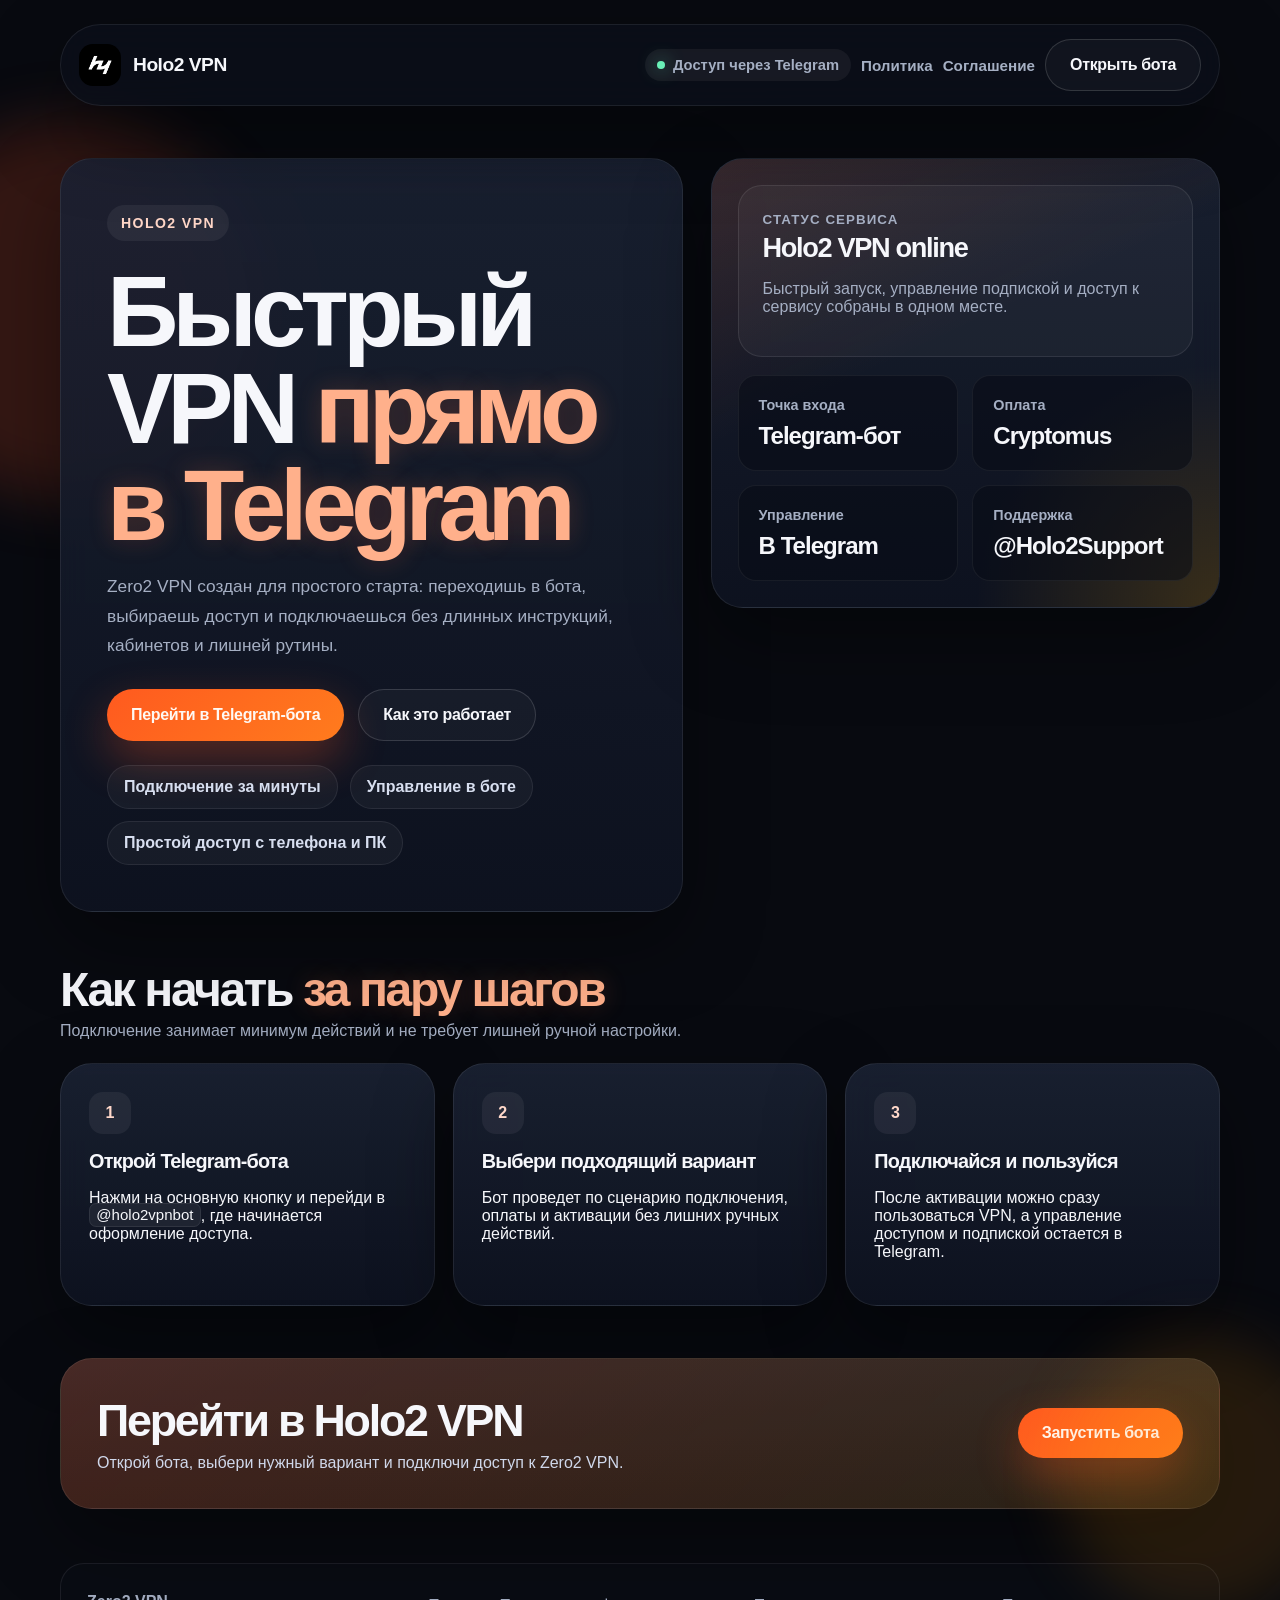
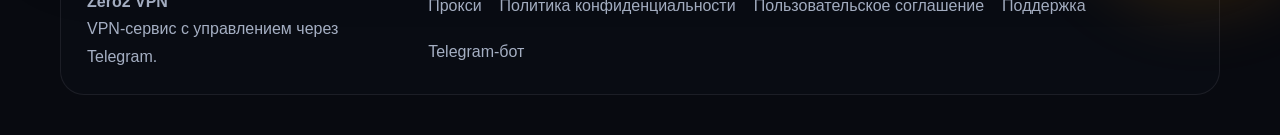
<file: index.htm>
﻿<!doctype html>
<html lang="ru">
  <head>
    <meta charset="UTF-8">
    <meta name="viewport" content="width=device-width, initial-scale=1.0, viewport-fit=cover">
    <title>Holo2 VPN</title>
    <meta name="description" content="Holo2 VPN — быстрый доступ к VPN через Telegram-бота. Подключение за пару минут без лишних действий.">
    <meta property="og:title" content="Holo2 VPN">
    <meta property="og:description" content="Быстрый и удобный VPN с запуском через Telegram-бота.">
    <meta property="og:type" content="website">
    <link rel="preconnect" href="https://fonts.googleapis.com">
    <link rel="preconnect" href="https://fonts.gstatic.com" crossorigin="">
    <link href="css2?family=Manrope:wght@500;700;800&display=swap" rel="stylesheet">
    <script>
      (function () {
        var local = location.protocol === "file:";
        var asset = function (path) {
          return local ? path.replace(/^\//, "") : path;
        };
        document.write('<link rel="icon" href="' + asset("/logo.png") + '" />');
        document.write('<link rel="stylesheet" href="' + asset("/styles.css") + '" />');
      })();
    </script>
  </head>
  <body>
    <div class="page-shell">
      <header class="site-header">
        <div class="container">
          <div class="header-bar">
            <a class="brand" href="index.htm" data-local-href="index.html" aria-label="Zero2 VPN">
              <img src="logo.png" data-local-src="logo.png" alt="Логотип Zero2 VPN">
              <span class="brand-name">Holo2 VPN</span>
            </a>
            <div class="desktop-nav">
              <span class="brand-badge"><span class="brand-dot"></span> Доступ через Telegram</span>
              <a class="nav-link" href="privacy.html" data-local-href="privacy.html">Политика</a>
              <a class="nav-link" href="terms.html" data-local-href="terms.html">Соглашение</a>
              <a class="button-secondary" href="https://t.me/Holo2vpnbot" target="_blank" rel="noreferrer">
                Открыть бота
              </a>
            </div>
            <details class="menu">
              <summary class="menu-toggle" aria-label="Открыть меню">
                <span class="menu-icon"><span></span></span>
              </summary>
              <nav class="menu-panel" aria-label="Основное меню">
                <a class="menu-link" href="index.htm" data-local-href="index.html">Главная</a>
                <a class="menu-link" href="proxy.html" data-local-href="proxy.html">Прокси для Telegram</a>
                <a class="menu-link" href="privacy.html" data-local-href="privacy.html">Политика конфиденциальности</a>
                <a class="menu-link" href="terms.html" data-local-href="terms.html">Пользовательское соглашение</a>
                <a class="button-secondary" href="https://t.me/Holo2vpnbot" target="_blank" rel="noreferrer">
                  Открыть бота
                </a>
              </nav>
            </details>
          </div>
        </div>
      </header>

      <main>
        <section class="hero">
          <div class="container">
            <div class="hero-grid">
              <article class="panel hero-copy">
                <span class="eyebrow">Holo2 VPN</span>
                <h1>
                  Быстрый VPN
                  <span class="accent">прямо в Telegram</span>
                </h1>
                <p class="hero-text">
                  Zero2 VPN создан для простого старта: переходишь в бота, выбираешь
                  доступ и подключаешься без длинных инструкций, кабинетов и лишней
                  рутины.
                </p>
                <div class="hero-actions">
                  <a class="button" href="https://t.me/holo2vpnbot" target="_blank" rel="noreferrer">
                    Перейти в Telegram-бота
                  </a>
                  <a class="button-secondary" href="#how-it-works">Как это работает</a>
                </div>
                <div class="hero-tags" aria-label="Преимущества">
                  <span>Подключение за минуты</span>
                  <span>Управление в боте</span>
                  <span>Простой доступ с телефона и ПК</span>
                </div>
              </article>

              <aside class="panel hero-side" aria-label="Статус сервиса">
                <div class="status-card">
                  <small>Статус сервиса</small>
                  <strong>Holo2 VPN online</strong>
                  <p class="muted">
                    Быстрый запуск, управление подпиской и доступ к сервису собраны
                    в одном месте.
                  </p>
                </div>
                <div class="metric-grid">
                  <div class="metric">
                    <span class="label">Точка входа</span>
                    <span class="value">Telegram-бот</span>
                  </div>
                  <div class="metric">
                    <span class="label">Оплата</span>
                    <span class="value">Cryptomus</span>
                  </div>
                  <div class="metric">
                    <span class="label">Управление</span>
                    <span class="value">В Telegram</span>
                  </div>
                  <div class="metric">
                    <span class="label">Поддержка</span>
                    <span class="value">@Holo2Support</span>
                  </div>
                </div>
              </aside>
            </div>
          </div>
        </section>

        <section class="section" id="how-it-works">
          <div class="container">
            <div class="section-head">
              <div>
                <h2 class="section-title">
                  Как начать <span class="accent">за пару шагов</span>
                </h2>
                <p class="lead">
                  Подключение занимает минимум действий и не требует лишней ручной настройки.
                </p>
              </div>
            </div>
            <div class="steps-grid">
              <article class="panel step-card">
                <span class="step-index">1</span>
                <h3>Открой Telegram-бота</h3>
                <p>
                  Нажми на основную кнопку и перейди в <code>@holo2vpnbot</code>, где начинается
                  оформление доступа.
                </p>
              </article>
              <article class="panel step-card">
                <span class="step-index">2</span>
                <h3>Выбери подходящий вариант</h3>
                <p>
                  Бот проведет по сценарию подключения, оплаты и активации без лишних
                  ручных действий.
                </p>
              </article>
              <article class="panel step-card">
                <span class="step-index">3</span>
                <h3>Подключайся и пользуйся</h3>
                <p>
                  После активации можно сразу пользоваться VPN, а управление доступом
                  и подпиской остается в Telegram.
                </p>
              </article>
            </div>
          </div>
        </section>

        <section class="section">
          <div class="container">
            <div class="panel cta-block">
              <div>
                <h2>Перейти в Holo2 VPN</h2>
                <p>
                  Открой бота, выбери нужный вариант и подключи доступ к Zero2 VPN.
                </p>
              </div>
              <a class="button" href="https://t.me/holo2vpnbot" target="_blank" rel="noreferrer">
                Запустить бота
              </a>
            </div>
          </div>
        </section>
      </main>

      <footer class="site-footer">
        <div class="container">
          <div class="footer-bar">
            <div>
              <strong>Zero2 VPN</strong>
              <div class="muted">VPN-сервис с управлением через Telegram.</div>
            </div>
            <nav class="footer-links" aria-label="Ссылки в подвале">
              <a href="proxy.html" data-local-href="proxy.html">Прокси</a>
              <a href="privacy.html" data-local-href="privacy.html">Политика конфиденциальности</a>
              <a href="terms.html" data-local-href="terms.html">Пользовательское соглашение</a>
              <a href="https://t.me/Holo2Support" target="_blank" rel="noreferrer">Поддержка</a>
              <a href="https://t.me/Holo2vpnbot" target="_blank" rel="noreferrer">Telegram-бот</a>
            </nav>
          </div>
        </div>
      </footer>
    </div>
    <script>
      (function () {
        if (location.protocol !== "file:") return;
        document.querySelectorAll("[data-local-href]").forEach(function (node) {
          node.setAttribute("href", node.getAttribute("data-local-href"));
        });
        document.querySelectorAll("[data-local-src]").forEach(function (node) {
          node.setAttribute("src", node.getAttribute("data-local-src"));
        });
      })();
    </script>
  </body>
</html>
</file>
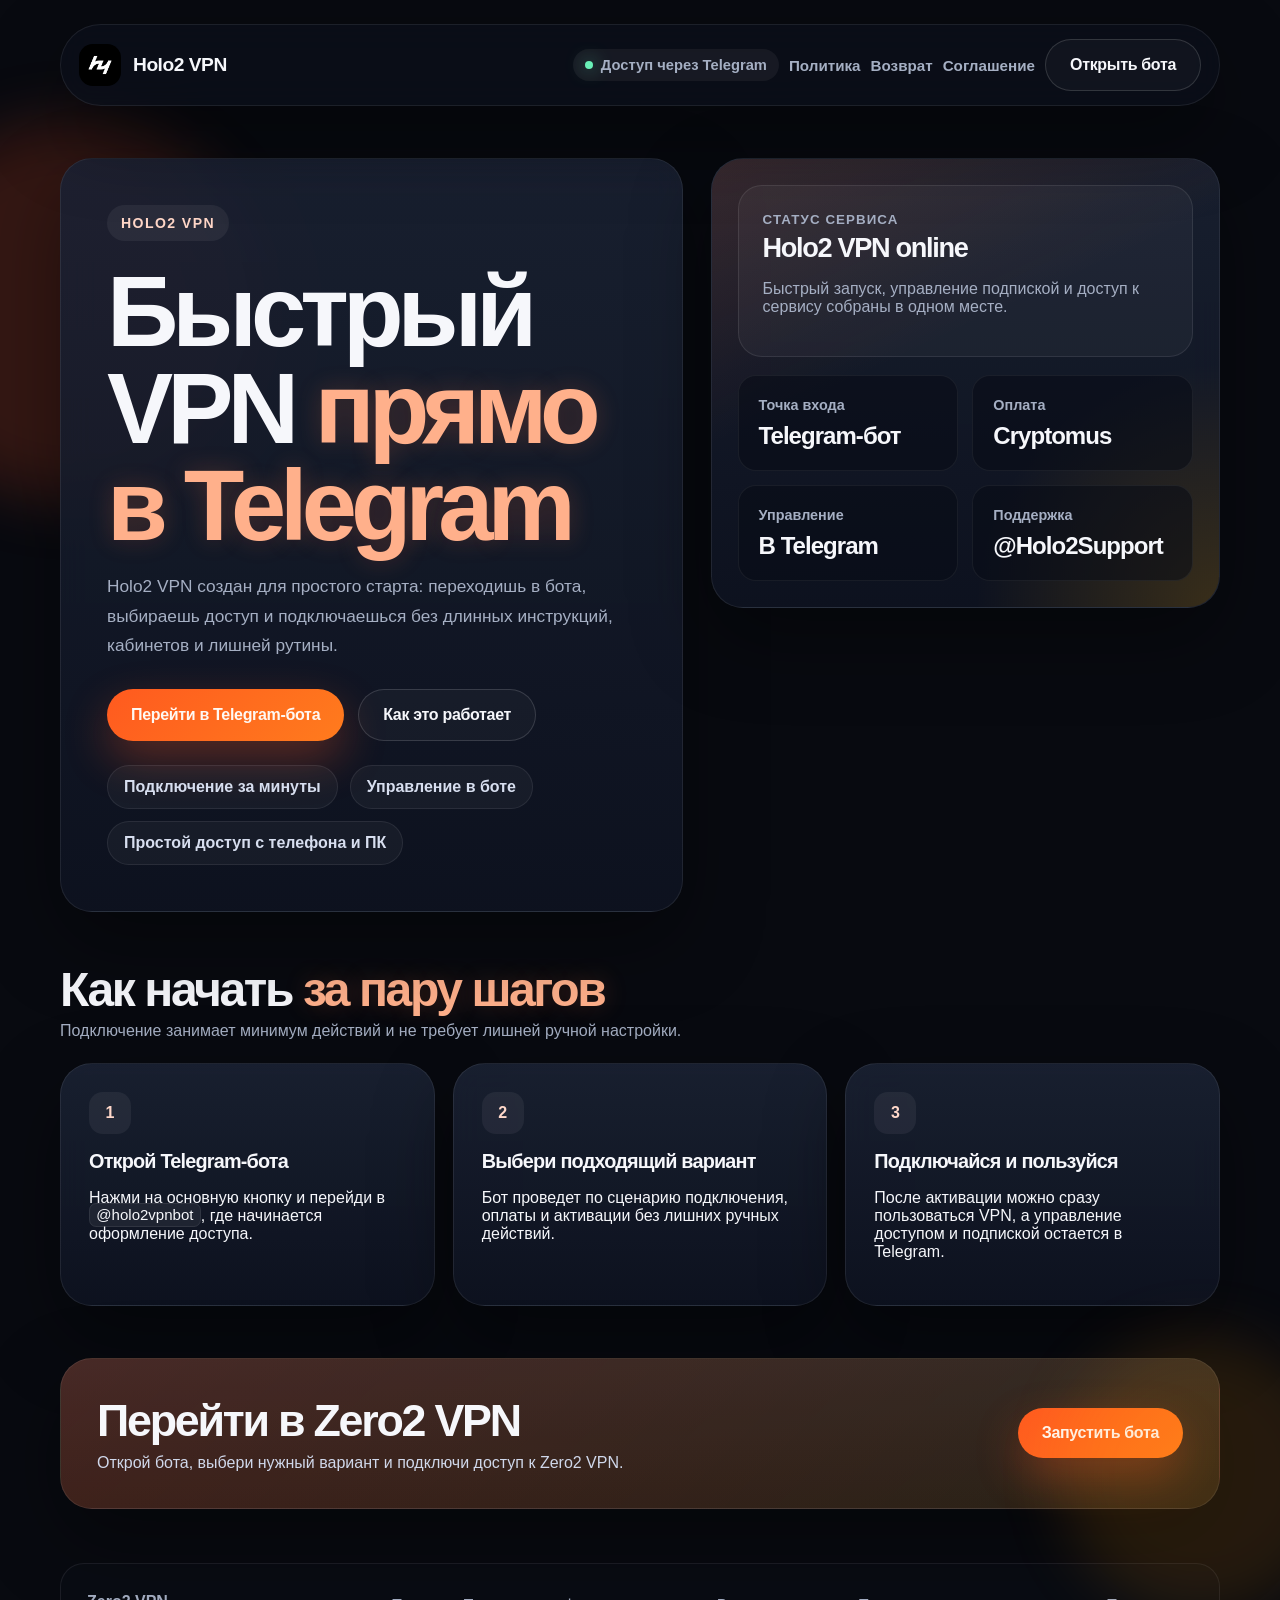
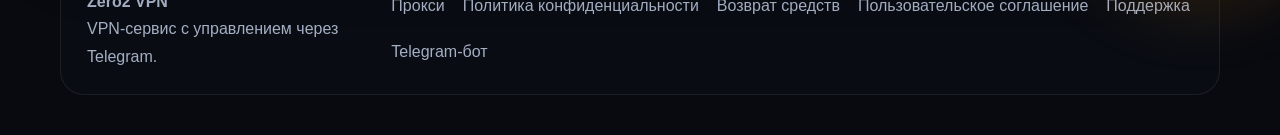
<file: index.html>
﻿<!doctype html>
<html lang="ru">
  <head>
    <meta charset="UTF-8">
    <meta name="viewport" content="width=device-width, initial-scale=1.0, viewport-fit=cover">
    <title>Holo2 VPN</title>
    <meta name="description" content="Holo2 VPN — быстрый доступ к VPN через Telegram-бота. Подключение за пару минут без лишних действий.">
    <meta property="og:title" content="Holo2 VPN">
    <meta property="og:description" content="Быстрый и удобный VPN с запуском через Telegram-бота.">
    <meta property="og:type" content="website">
    <link rel="preconnect" href="https://fonts.googleapis.com">
    <link rel="preconnect" href="https://fonts.gstatic.com" crossorigin="">
    <link href="css2?family=Manrope:wght@500;700;800&display=swap" rel="stylesheet">
    <link rel="icon" href="logo.png">
    <link rel="stylesheet" href="styles.css">
  </head>
  <body>
    <div class="page-shell">
      <header class="site-header">
        <div class="container">
          <div class="header-bar">
            <a class="brand" href="index.htm" data-local-href="index.html" aria-label="Holo2 VPN">
              <img src="logo.png" data-local-src="logo.png" alt="Логотип Holo2 VPN">
              <span class="brand-name">Holo2 VPN</span>
            </a>
            <div class="desktop-nav">
              <span class="brand-badge"><span class="brand-dot"></span> Доступ через Telegram</span>
              <a class="nav-link" href="privacy.html" data-local-href="privacy.html">Политика</a>
              <a class="nav-link" href="refund-policy.html" data-local-href="refund-policy.html">Возврат</a>
              <a class="nav-link" href="terms.html" data-local-href="terms.html">Соглашение</a>
              <a class="button-secondary" href="https://t.me/holo2vpnbot" target="_blank" rel="noreferrer">
                Открыть бота
              </a>
            </div>
            <details class="menu">
              <summary class="menu-toggle" aria-label="Открыть меню">
                <span class="menu-icon"><span></span></span>
              </summary>
              <nav class="menu-panel" aria-label="Основное меню">
                <a class="menu-link" href="index.htm" data-local-href="index.html">Главная</a>
                <a class="menu-link" href="proxy.html" data-local-href="proxy.html">Прокси для Telegram</a>
                <a class="menu-link" href="privacy.html" data-local-href="privacy.html">Политика конфиденциальности</a>
                <a class="menu-link" href="refund-policy.html" data-local-href="refund-policy.html">Политика возврата</a>
                <a class="menu-link" href="terms.html" data-local-href="terms.html">Пользовательское соглашение</a>
                <a class="button-secondary" href="https://t.me/holo2vpnbot" target="_blank" rel="noreferrer">
                  Открыть бота
                </a>
              </nav>
            </details>
          </div>
        </div>
      </header>

      <main>
        <section class="hero">
          <div class="container">
            <div class="hero-grid">
              <article class="panel hero-copy">
                <span class="eyebrow">Holo2 VPN</span>
                <h1>
                  Быстрый VPN
                  <span class="accent">прямо в Telegram</span>
                </h1>
                <p class="hero-text">
                  Holo2 VPN создан для простого старта: переходишь в бота, выбираешь
                  доступ и подключаешься без длинных инструкций, кабинетов и лишней
                  рутины.
                </p>
                <div class="hero-actions">
                  <a class="button" href="https://t.me/holo2vpnbot" target="_blank" rel="noreferrer">
                    Перейти в Telegram-бота
                  </a>
                  <a class="button-secondary" href="#how-it-works">Как это работает</a>
                </div>
                <div class="hero-tags" aria-label="Преимущества">
                  <span>Подключение за минуты</span>
                  <span>Управление в боте</span>
                  <span>Простой доступ с телефона и ПК</span>
                </div>
              </article>

              <aside class="panel hero-side" aria-label="Статус сервиса">
                <div class="status-card">
                  <small>Статус сервиса</small>
                  <strong>Holo2 VPN online</strong>
                  <p class="muted">
                    Быстрый запуск, управление подпиской и доступ к сервису собраны
                    в одном месте.
                  </p>
                </div>
                <div class="metric-grid">
                  <div class="metric">
                    <span class="label">Точка входа</span>
                    <span class="value">Telegram-бот</span>
                  </div>
                  <div class="metric">
                    <span class="label">Оплата</span>
                    <span class="value">Cryptomus</span>
                  </div>
                  <div class="metric">
                    <span class="label">Управление</span>
                    <span class="value">В Telegram</span>
                  </div>
                  <div class="metric">
                    <span class="label">Поддержка</span>
                    <span class="value">@Holo2Support</span>
                  </div>
                </div>
              </aside>
            </div>
          </div>
        </section>

        <section class="section" id="how-it-works">
          <div class="container">
            <div class="section-head">
              <div>
                <h2 class="section-title">
                  Как начать <span class="accent">за пару шагов</span>
                </h2>
                <p class="lead">
                  Подключение занимает минимум действий и не требует лишней ручной настройки.
                </p>
              </div>
            </div>
            <div class="steps-grid">
              <article class="panel step-card">
                <span class="step-index">1</span>
                <h3>Открой Telegram-бота</h3>
                <p>
                  Нажми на основную кнопку и перейди в <code>@holo2vpnbot</code>, где начинается
                  оформление доступа.
                </p>
              </article>
              <article class="panel step-card">
                <span class="step-index">2</span>
                <h3>Выбери подходящий вариант</h3>
                <p>
                  Бот проведет по сценарию подключения, оплаты и активации без лишних
                  ручных действий.
                </p>
              </article>
              <article class="panel step-card">
                <span class="step-index">3</span>
                <h3>Подключайся и пользуйся</h3>
                <p>
                  После активации можно сразу пользоваться VPN, а управление доступом
                  и подпиской остается в Telegram.
                </p>
              </article>
            </div>
          </div>
        </section>

        <section class="section">
          <div class="container">
            <div class="panel cta-block">
              <div>
                <h2>Перейти в Zero2 VPN</h2>
                <p>
                  Открой бота, выбери нужный вариант и подключи доступ к Zero2 VPN.
                </p>
              </div>
              <a class="button" href="https://t.me/holo2vpnbot" target="_blank" rel="noreferrer">
                Запустить бота
              </a>
            </div>
          </div>
        </section>
      </main>

      <footer class="site-footer">
        <div class="container">
          <div class="footer-bar">
            <div>
              <strong>Zero2 VPN</strong>
              <div class="muted">VPN-сервис с управлением через Telegram.</div>
            </div>
            <nav class="footer-links" aria-label="Ссылки в подвале">
              <a href="proxy.html" data-local-href="proxy.html">Прокси</a>
              <a href="privacy.html" data-local-href="privacy.html">Политика конфиденциальности</a>
              <a href="refund-policy.html" data-local-href="refund-policy.html">Возврат средств</a>
              <a href="terms.html" data-local-href="terms.html">Пользовательское соглашение</a>
              <a href="https://t.me/Holo2Support" target="_blank" rel="noreferrer">Поддержка</a>
              <a href="https://t.me/holo2vpnbot" target="_blank" rel="noreferrer">Telegram-бот</a>
            </nav>
          </div>
        </div>
      </footer>
    </div>
    <script>
      (function () {
        if (location.protocol !== "file:") return;
        document.querySelectorAll("[data-local-href]").forEach(function (node) {
          node.setAttribute("href", node.getAttribute("data-local-href"));
        });
        document.querySelectorAll("[data-local-src]").forEach(function (node) {
          node.setAttribute("src", node.getAttribute("data-local-src"));
        });
      })();
    </script>
  </body>
</html>
</file>
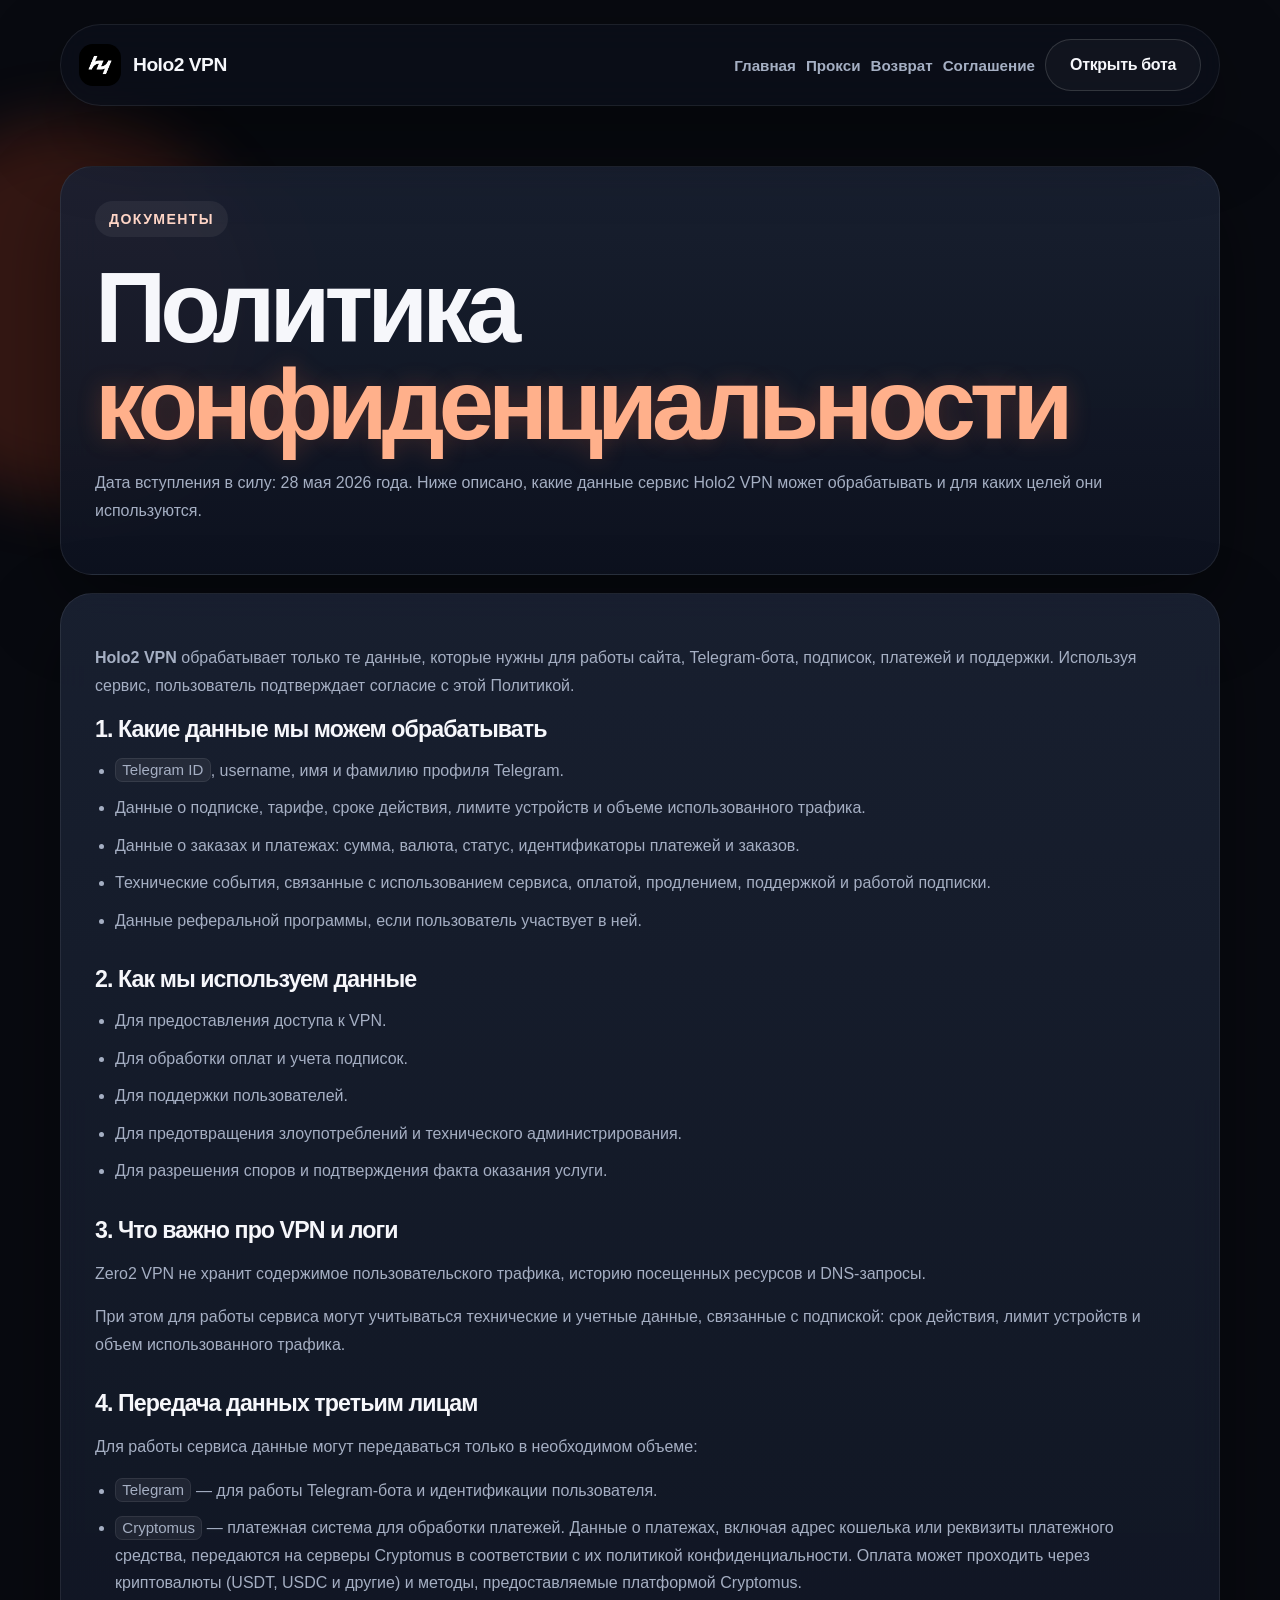
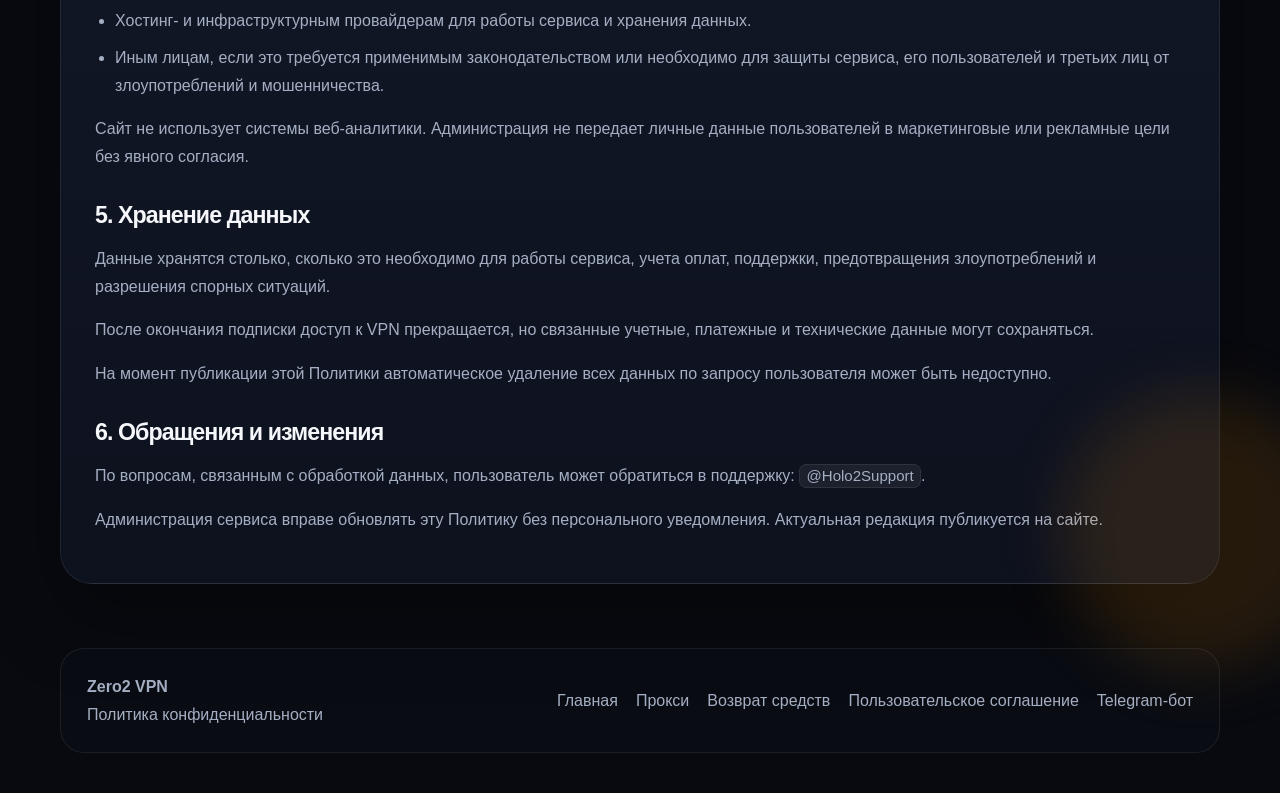
<file: privacy.html>
﻿<!doctype html>
<html lang="ru">
  <head>
    <meta charset="UTF-8">
    <meta name="viewport" content="width=device-width, initial-scale=1.0, viewport-fit=cover">
    <title>Политика конфиденциальности — Holo2 VPN</title>
    <meta name="description" content="Политика конфиденциальности Holo2 VPN: порядок обработки данных, платежей и технической информации сервиса.">
    <link rel="preconnect" href="https://fonts.googleapis.com">
    <link rel="preconnect" href="https://fonts.gstatic.com" crossorigin="">
    <link href="css2?family=Manrope:wght@500;700;800&display=swap" rel="stylesheet">
    <link rel="icon" href="logo.png">
    <link rel="stylesheet" href="styles.css">
  </head>
  <body>
    <div class="page-shell">
      <header class="site-header">
        <div class="container">
          <div class="header-bar">
            <a class="brand" href="index.htm" data-local-href="index.html" aria-label="Zero2 VPN">
              <img src="logo.png" data-local-src="logo.png" alt="Логотип Zero2 VPN">
              <span class="brand-name">Holo2 VPN</span>
            </a>
            <div class="desktop-nav">
              <a class="nav-link" href="index.htm" data-local-href="index.html">Главная</a>
              <a class="nav-link" href="proxy.html" data-local-href="proxy.html">Прокси</a>
              <a class="nav-link" href="refund-policy.html" data-local-href="refund-policy.html">Возврат</a>
              <a class="nav-link" href="terms.html" data-local-href="terms.html">Соглашение</a>
              <a class="button-secondary" href="https://t.me/holo2vpnbot" target="_blank" rel="noreferrer">
                Открыть бота
              </a>
            </div>
            <details class="menu">
              <summary class="menu-toggle" aria-label="Открыть меню">
                <span class="menu-icon"><span></span></span>
              </summary>
              <nav class="menu-panel" aria-label="Основное меню">
                <a class="menu-link" href="index.htm" data-local-href="index.html">Главная</a>
                <a class="menu-link" href="proxy.html" data-local-href="proxy.html">Прокси для Telegram</a>
                <a class="menu-link" href="privacy.html" data-local-href="privacy.html">Политика конфиденциальности</a>
                <a class="menu-link" href="refund-policy.html" data-local-href="refund-policy.html">Политика возврата</a>
                <a class="menu-link" href="terms.html" data-local-href="terms.html">Пользовательское соглашение</a>
                <a class="button-secondary" href="https://t.me/holo2vpnbot" target="_blank" rel="noreferrer">
                  Открыть бота
                </a>
              </nav>
            </details>
          </div>
        </div>
      </header>

      <main>
        <section class="legal-hero">
          <div class="container">
            <div class="panel">
              <span class="eyebrow">Документы</span>
              <h1>
                Политика
                <span class="accent">конфиденциальности</span>
              </h1>
              <p>
                Дата вступления в силу: 28 мая 2026 года. Ниже описано, какие данные
                сервис Holo2 VPN может обрабатывать и для каких целей они используются.
              </p>
            </div>
          </div>
        </section>

        <section class="legal-content">
          <div class="container">
            <article class="panel">
              <p>
                <strong>Holo2 VPN</strong> обрабатывает только те данные, которые нужны
                для работы сайта, Telegram-бота, подписок, платежей и поддержки.
                Используя сервис, пользователь подтверждает согласие с этой Политикой.
              </p>

              <h2>1. Какие данные мы можем обрабатывать</h2>
              <ul>
                <li><code>Telegram ID</code>, username, имя и фамилию профиля Telegram.</li>
                <li>Данные о подписке, тарифе, сроке действия, лимите устройств и объеме использованного трафика.</li>
                <li>Данные о заказах и платежах: сумма, валюта, статус, идентификаторы платежей и заказов.</li>
                <li>Технические события, связанные с использованием сервиса, оплатой, продлением, поддержкой и работой подписки.</li>
                <li>Данные реферальной программы, если пользователь участвует в ней.</li>
              </ul>

              <h2>2. Как мы используем данные</h2>
              <ul>
                <li>Для предоставления доступа к VPN.</li>
                <li>Для обработки оплат и учета подписок.</li>
                <li>Для поддержки пользователей.</li>
                <li>Для предотвращения злоупотреблений и технического администрирования.</li>
                <li>Для разрешения споров и подтверждения факта оказания услуги.</li>
              </ul>

              <h2>3. Что важно про VPN и логи</h2>
              <p>
                Zero2 VPN не хранит содержимое пользовательского трафика, историю
                посещенных ресурсов и DNS-запросы.
              </p>
              <p>
                При этом для работы сервиса могут учитываться технические и учетные
                данные, связанные с подпиской: срок действия, лимит устройств и объем
                использованного трафика.
              </p>

              <h2>4. Передача данных третьим лицам</h2>
              <p>Для работы сервиса данные могут передаваться только в необходимом объеме:</p>
              <ul>
                <li><code>Telegram</code> — для работы Telegram-бота и идентификации пользователя.</li>
                <li><code>Cryptomus</code> — платежная система для обработки платежей. Данные о платежах, включая адрес кошелька или реквизиты платежного средства, передаются на серверы Cryptomus в соответствии с их политикой конфиденциальности. Оплата может проходить через криптовалюты (USDT, USDC и другие) и методы, предоставляемые платформой Cryptomus.</li>
                <li>Хостинг- и инфраструктурным провайдерам для работы сервиса и хранения данных.</li>
                <li>Иным лицам, если это требуется применимым законодательством или необходимо для защиты сервиса, его пользователей и третьих лиц от злоупотреблений и мошенничества.</li>
              </ul>
              <p>
                Сайт не использует системы веб-аналитики. Администрация не передает личные данные пользователей в маркетинговые или рекламные цели без явного согласия.
              </p>

              <h2>5. Хранение данных</h2>
              <p>
                Данные хранятся столько, сколько это необходимо для работы сервиса,
                учета оплат, поддержки, предотвращения злоупотреблений и разрешения
                спорных ситуаций.
              </p>
              <p>
                После окончания подписки доступ к VPN прекращается, но связанные
                учетные, платежные и технические данные могут сохраняться.
              </p>
              <p>
                На момент публикации этой Политики автоматическое удаление всех данных
                по запросу пользователя может быть недоступно.
              </p>

              <h2>6. Обращения и изменения</h2>
              <p>
                По вопросам, связанным с обработкой данных, пользователь может
                обратиться в поддержку: <a href="https://t.me/Holo2Support" target="_blank" rel="noreferrer"><code>@Holo2Support</code></a>.
              </p>
              <p>
                Администрация сервиса вправе обновлять эту Политику без персонального
                уведомления. Актуальная редакция публикуется на сайте.
              </p>
            </article>
          </div>
        </section>
      </main>

      <footer class="site-footer">
        <div class="container">
          <div class="footer-bar">
            <div>
              <strong>Zero2 VPN</strong>
              <div class="muted">Политика конфиденциальности</div>
            </div>
            <nav class="footer-links" aria-label="Ссылки в подвале">
              <a href="index.htm" data-local-href="index.html">Главная</a>
              <a href="proxy.html" data-local-href="proxy.html">Прокси</a>
              <a href="refund-policy.html" data-local-href="refund-policy.html">Возврат средств</a>
              <a href="terms.html" data-local-href="terms.html">Пользовательское соглашение</a>
              <a href="https://t.me/holo2vpnbot" target="_blank" rel="noreferrer">Telegram-бот</a>
            </nav>
          </div>
        </div>
      </footer>
    </div>
    <script>
      (function () {
        if (location.protocol !== "file:") return;
        document.querySelectorAll("[data-local-href]").forEach(function (node) {
          node.setAttribute("href", node.getAttribute("data-local-href"));
        });
        document.querySelectorAll("[data-local-src]").forEach(function (node) {
          node.setAttribute("src", node.getAttribute("data-local-src"));
        });
      })();
    </script>
  </body>
</html>
</file>
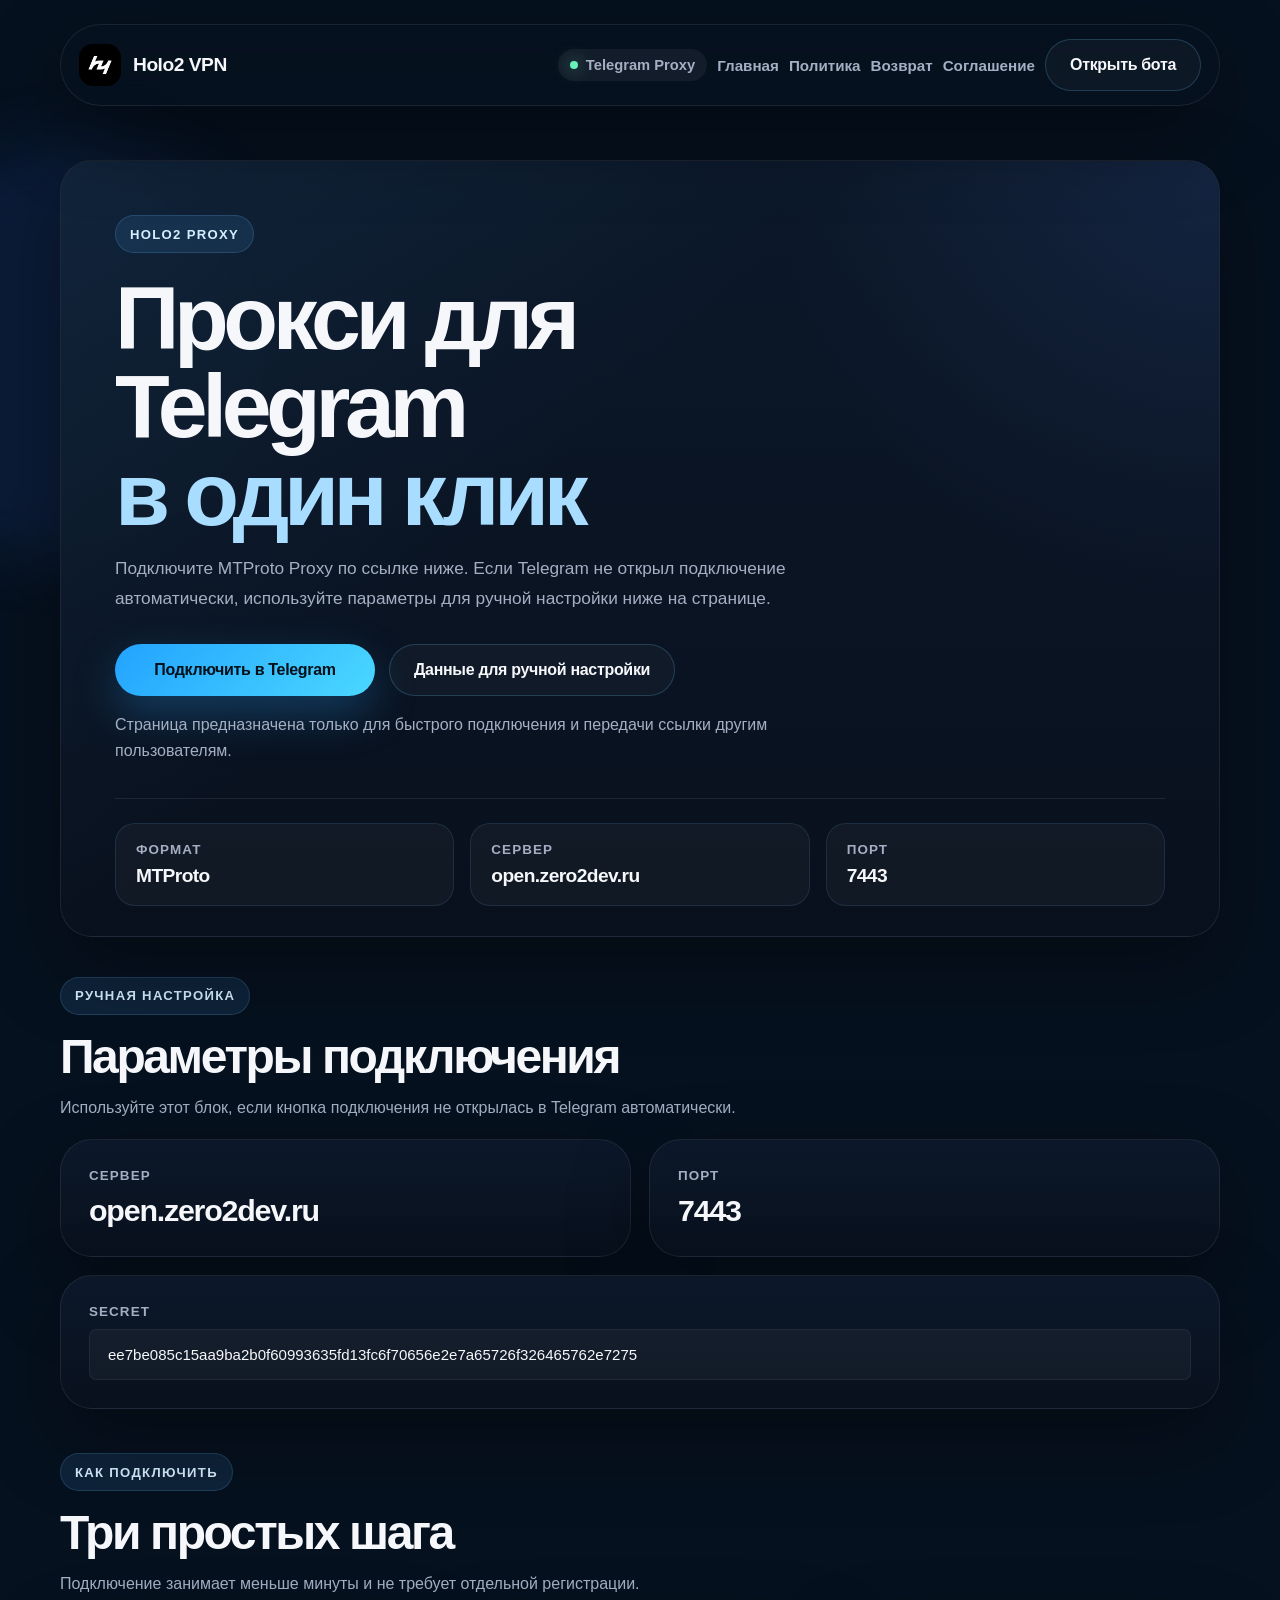
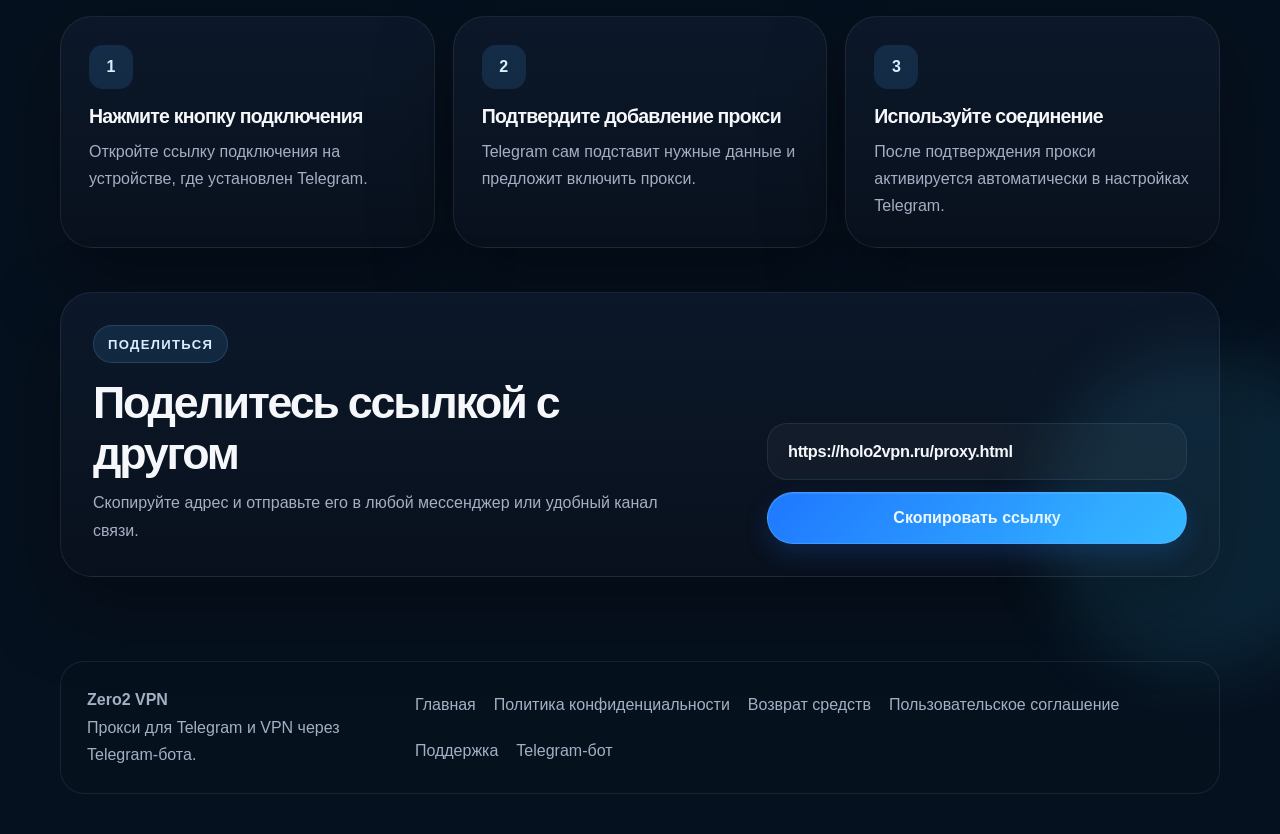
<file: proxy.html>
﻿<!doctype html>
<html lang="ru" class="proxy-root">
  <head>
    <meta charset="UTF-8">
    <meta name="viewport" content="width=device-width, initial-scale=1.0, viewport-fit=cover">
    <title>Holo2 Proxy — прокси для Telegram</title>
    <meta name="description" content="Zero2 Proxy — страница быстрого подключения MTProto Proxy для Telegram. Подключение в один клик или ручная настройка по серверу, порту и secret.">
    <meta property="og:title" content="Zero2 Proxy">
    <meta property="og:description" content="Подключите прокси для Telegram в один клик или откройте параметры для ручной настройки.">
    <meta property="og:type" content="website">
    <link rel="preconnect" href="https://fonts.googleapis.com">
    <link rel="preconnect" href="https://fonts.gstatic.com" crossorigin="">
    <link href="css2?family=Manrope:wght@500;700;800&display=swap" rel="stylesheet">
    <link rel="icon" href="logo.png">
    <link rel="stylesheet" href="styles.css">
  </head>
  <body class="proxy-page">
    <div class="page-shell">
      <header class="site-header">
        <div class="container">
          <div class="header-bar">
            <a class="brand" href="index.htm" data-local-href="index.html" aria-label="Holo2 VPN">
              <img src="logo.png" data-local-src="logo.png" alt="Логотип Holo2 VPN">
              <span class="brand-name">Holo2 VPN</span>
            </a>
            <div class="desktop-nav">
              <span class="brand-badge"><span class="brand-dot"></span> Telegram Proxy</span>
              <a class="nav-link" href="index.htm" data-local-href="index.html">Главная</a>
              <a class="nav-link" href="privacy.html" data-local-href="privacy.html">Политика</a>
              <a class="nav-link" href="refund-policy.html" data-local-href="refund-policy.html">Возврат</a>
              <a class="nav-link" href="terms.html" data-local-href="terms.html">Соглашение</a>
              <a class="button-secondary" href="https://t.me/holo2vpnbot" target="_blank" rel="noreferrer">
                Открыть бота
              </a>
            </div>
            <details class="menu">
              <summary class="menu-toggle" aria-label="Открыть меню">
                <span class="menu-icon"><span></span></span>
              </summary>
              <nav class="menu-panel" aria-label="Основное меню">
                <a class="menu-link" href="index.htm" data-local-href="index.html">Главная</a>
                <a class="menu-link" href="proxy.html" data-local-href="proxy.html">Прокси для Telegram</a>
                <a class="menu-link" href="privacy.html" data-local-href="privacy.html">Политика конфиденциальности</a>
                <a class="menu-link" href="refund-policy.html" data-local-href="refund-policy.html">Политика возврата</a>
                <a class="menu-link" href="terms.html" data-local-href="terms.html">Пользовательское соглашение</a>
                <a class="button-secondary" href="https://t.me/holo2vpnbot" target="_blank" rel="noreferrer">
                  Открыть бота
                </a>
              </nav>
            </details>
          </div>
        </div>
      </header>

      <main class="proxy-main">
        <section class="proxy-stage">
          <div class="container">
            <article class="panel proxy-hero-panel">
              <div class="proxy-hero-copy">
                <span class="proxy-kicker">Holo2 Proxy</span>
                <h1>
                  Прокси для Telegram
                  <span>в один клик</span>
                </h1>
                <p>
                  Подключите MTProto Proxy по ссылке ниже. Если Telegram не открыл подключение
                  автоматически, используйте параметры для ручной настройки ниже на странице.
                </p>
                <div class="proxy-hero-actions">
                  <a class="button proxy-primary-action" href="tg://proxy?server=open.zero2dev.ru&port=7443&secret=ee7be085c15aa9ba2b0f60993635fd13fc6f70656e2e7a65726f326465762e7275">
                    Подключить в Telegram
                  </a>
                  <a class="button-secondary proxy-secondary-action" href="#manual">
                    Данные для ручной настройки
                  </a>
                </div>
                <div class="proxy-hero-note">
                  Страница предназначена только для быстрого подключения и передачи ссылки другим пользователям.
                </div>
              </div>

              <div class="proxy-hero-line" aria-label="Краткие параметры">
                <div class="proxy-inline-metric">
                  <span>Формат</span>
                  <strong>MTProto</strong>
                </div>
                <div class="proxy-inline-metric">
                  <span>Сервер</span>
                  <strong>open.zero2dev.ru</strong>
                </div>
                <div class="proxy-inline-metric">
                  <span>Порт</span>
                  <strong>7443</strong>
                </div>
              </div>
            </article>
          </div>
        </section>

        <section class="proxy-section" id="manual">
          <div class="container">
            <div class="proxy-section-head">
              <span class="proxy-kicker">Ручная настройка</span>
              <h2>Параметры подключения</h2>
              <p>
                Используйте этот блок, если кнопка подключения не открылась в Telegram автоматически.
              </p>
            </div>

            <div class="proxy-manual-grid">
              <article class="panel proxy-manual-card">
                <span>Сервер</span>
                <strong>open.zero2dev.ru</strong>
              </article>

              <article class="panel proxy-manual-card">
                <span>Порт</span>
                <strong>7443</strong>
              </article>

              <article class="panel proxy-manual-card proxy-manual-card-wide">
                <span>Secret</span>
                <code>ee7be085c15aa9ba2b0f60993635fd13fc6f70656e2e7a65726f326465762e7275</code>
              </article>
            </div>
          </div>
        </section>

        <section class="proxy-section">
          <div class="container">
            <div class="proxy-section-head">
              <span class="proxy-kicker">Как подключить</span>
              <h2>Три простых шага</h2>
              <p>Подключение занимает меньше минуты и не требует отдельной регистрации.</p>
            </div>

            <div class="proxy-steps-grid">
              <article class="panel proxy-step-card">
                <span class="proxy-step-number">1</span>
                <h3>Нажмите кнопку подключения</h3>
                <p>Откройте ссылку подключения на устройстве, где установлен Telegram.</p>
              </article>

              <article class="panel proxy-step-card">
                <span class="proxy-step-number">2</span>
                <h3>Подтвердите добавление прокси</h3>
                <p>Telegram сам подставит нужные данные и предложит включить прокси.</p>
              </article>

              <article class="panel proxy-step-card">
                <span class="proxy-step-number">3</span>
                <h3>Используйте соединение</h3>
                <p>После подтверждения прокси активируется автоматически в настройках Telegram.</p>
              </article>
            </div>
          </div>
        </section>

        <section class="proxy-section" id="share">
          <div class="container">
            <article class="panel proxy-share-panel">
              <div class="proxy-share-copy">
                <span class="proxy-kicker">Поделиться</span>
                <h2>Поделитесь ссылкой с другом</h2>
                <p>Скопируйте адрес и отправьте его в любой мессенджер или удобный канал связи.</p>
              </div>

              <div class="proxy-share-actions">
                <div class="proxy-share-url" id="shareText">https://holo2vpn.ru/proxy.html</div>
                <button class="button-secondary proxy-share-button" id="copyBtn" type="button">
                  Скопировать ссылку
                </button>
              </div>
            </article>
          </div>
        </section>
      </main>

      <footer class="site-footer">
        <div class="container">
          <div class="footer-bar">
            <div>
              <strong>Zero2 VPN</strong>
              <div class="muted">Прокси для Telegram и VPN через Telegram-бота.</div>
            </div>
            <nav class="footer-links" aria-label="Ссылки в подвале">
              <a href="index.htm" data-local-href="index.html">Главная</a>
              <a href="privacy.html" data-local-href="privacy.html">Политика конфиденциальности</a>
              <a href="refund-policy.html" data-local-href="refund-policy.html">Возврат средств</a>
              <a href="terms.html" data-local-href="terms.html">Пользовательское соглашение</a>
              <a href="https://t.me/Holo2Support" target="_blank" rel="noreferrer">Поддержка</a>
              <a href="https://t.me/holo2vpnbot" target="_blank" rel="noreferrer">Telegram-бот</a>
            </nav>
          </div>
        </div>
      </footer>
    </div>
    <script>
      (function () {
        if (location.protocol === "file:") {
          document.querySelectorAll("[data-local-href]").forEach(function (node) {
            node.setAttribute("href", node.getAttribute("data-local-href"));
          });
          document.querySelectorAll("[data-local-src]").forEach(function (node) {
            node.setAttribute("src", node.getAttribute("data-local-src"));
          });
        }

        var copyButton = document.getElementById("copyBtn");
        var shareText = document.getElementById("shareText");

        if (!copyButton || !shareText) return;

        copyButton.addEventListener("click", function () {
          var value = shareText.textContent.trim();
          var originalText = "Скопировать ссылку";

          var onSuccess = function () {
            copyButton.textContent = "Ссылка скопирована";
            window.setTimeout(function () {
              copyButton.textContent = originalText;
            }, 1800);
          };

          var onFailure = function () {
            copyButton.textContent = originalText;
          };

          if (navigator.clipboard && navigator.clipboard.writeText) {
            navigator.clipboard.writeText(value).then(onSuccess).catch(onFailure);
            return;
          }

          try {
            var field = document.createElement("textarea");
            field.value = value;
            field.setAttribute("readonly", "");
            field.style.position = "absolute";
            field.style.left = "-9999px";
            document.body.appendChild(field);
            field.select();
            document.execCommand("copy");
            document.body.removeChild(field);
            onSuccess();
          } catch (error) {
            onFailure();
          }
        });
      })();
    </script>
  </body>
</html>
</file>
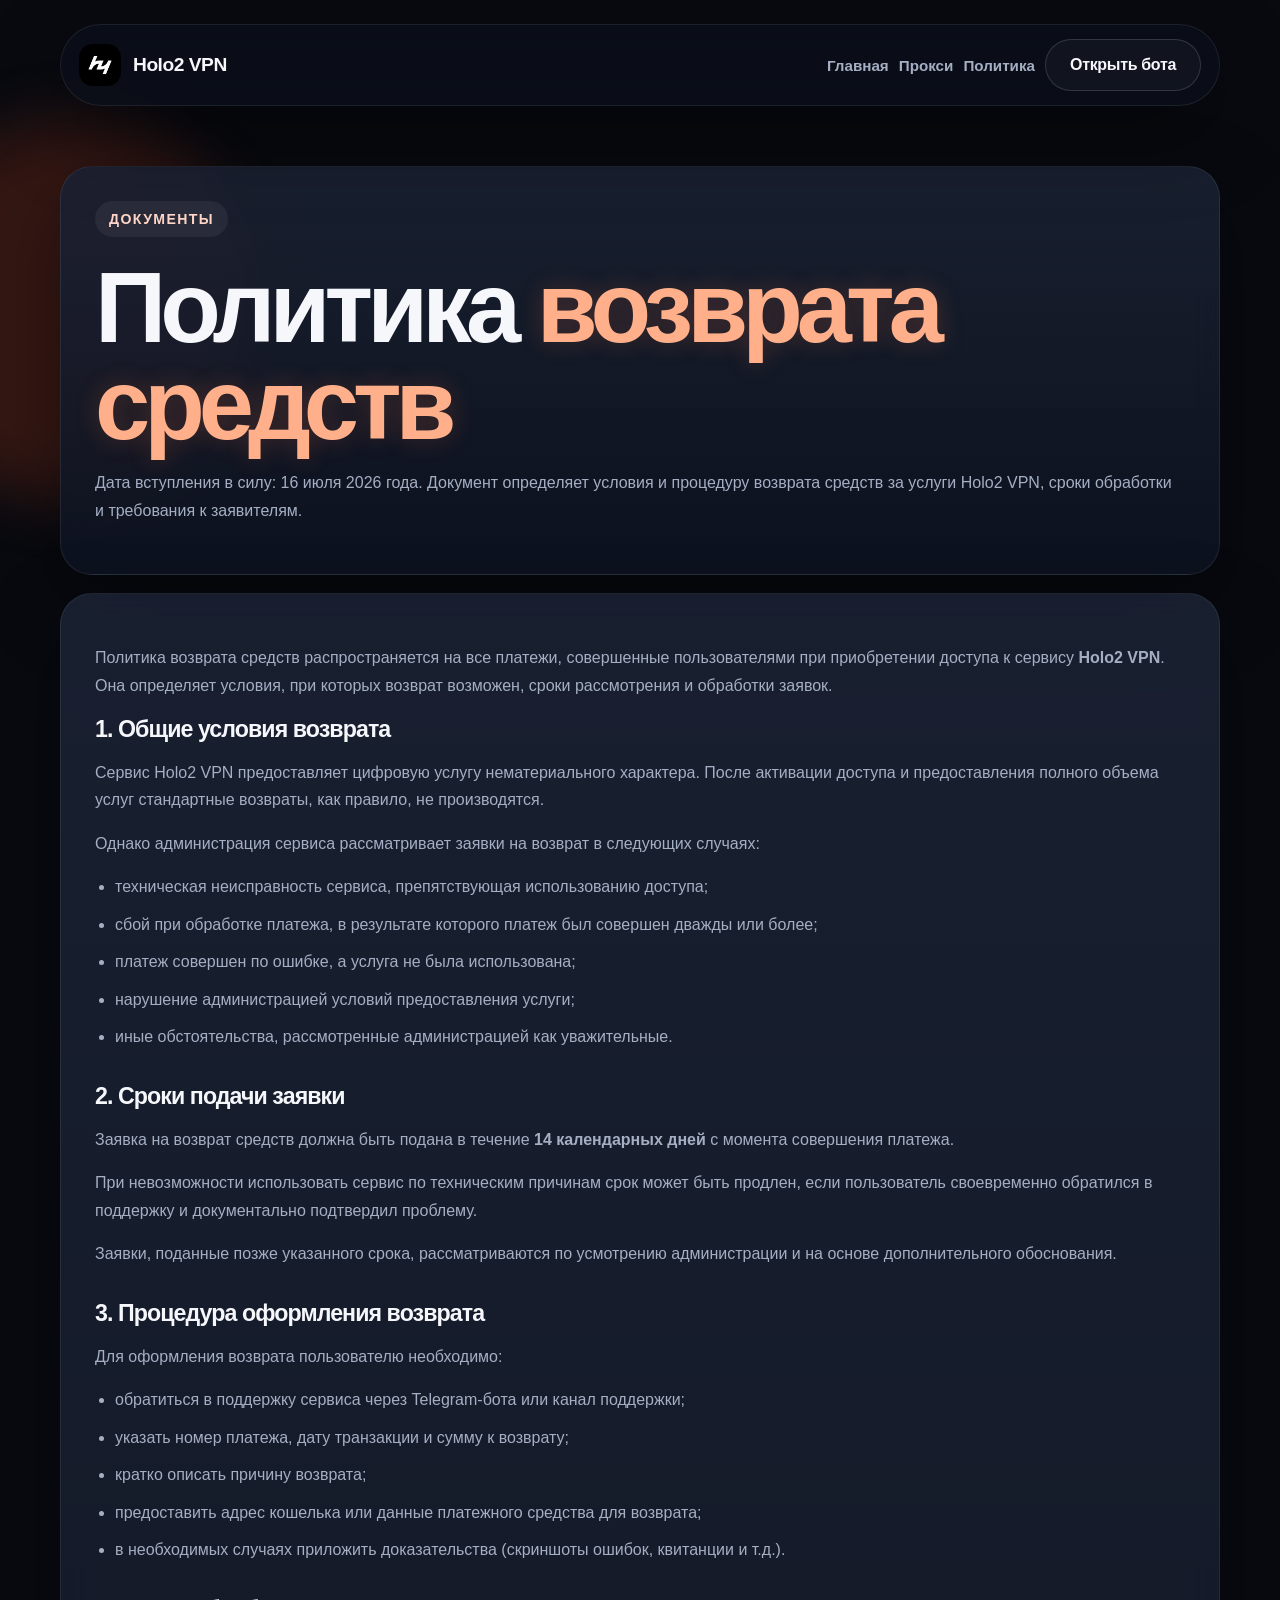
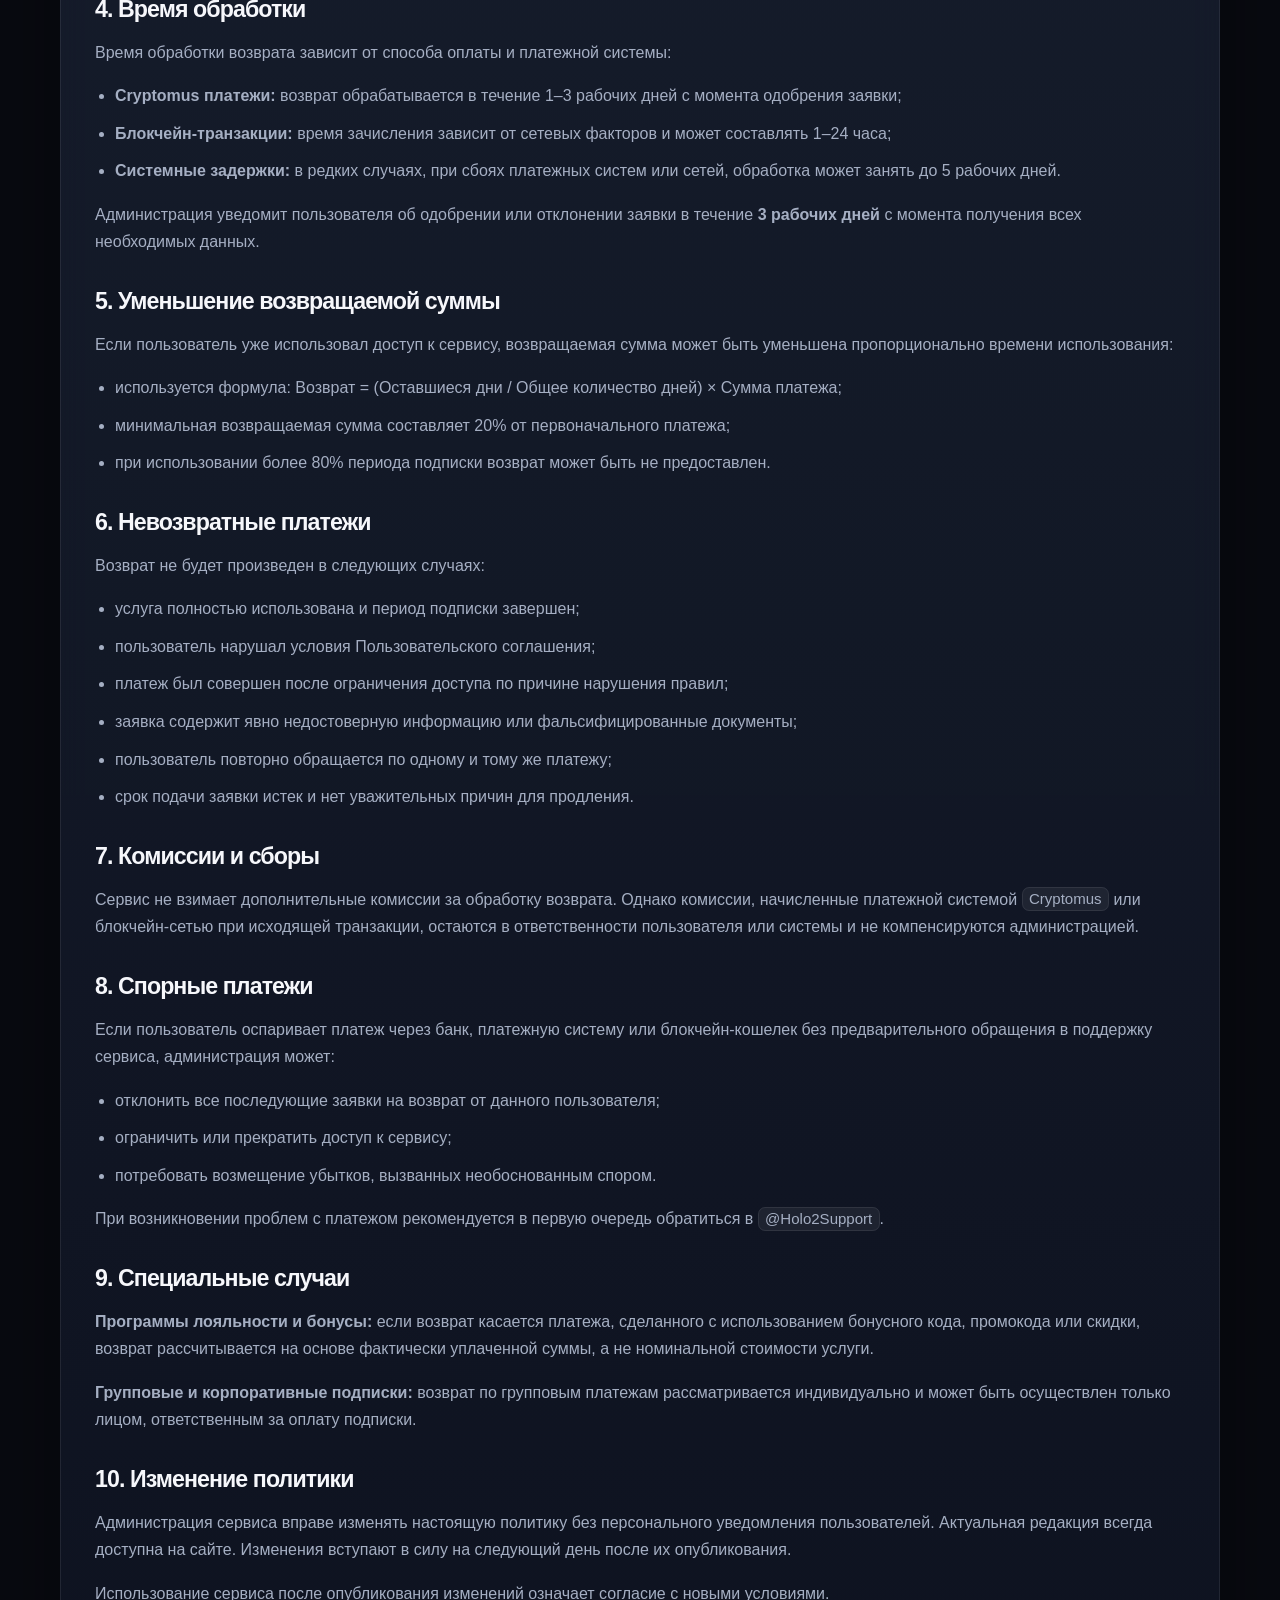
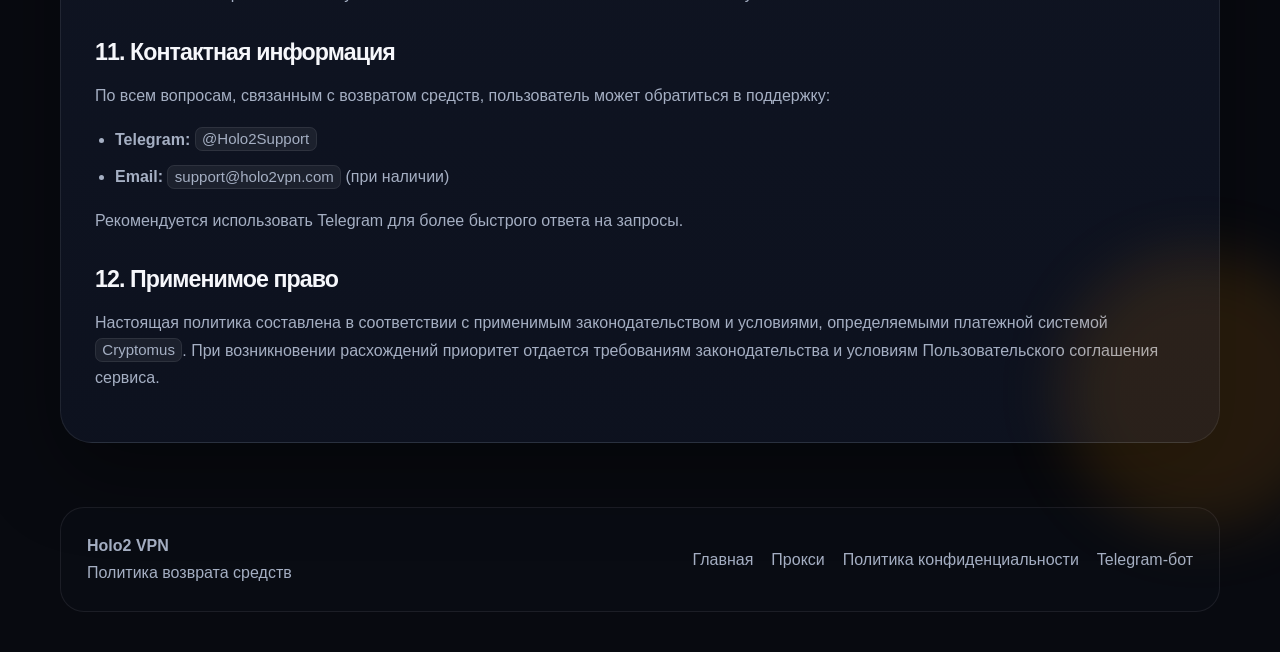
<file: refund-policy.html>
<!doctype html>
<html lang="ru">
  <head>
    <meta charset="UTF-8">
    <meta name="viewport" content="width=device-width, initial-scale=1.0, viewport-fit=cover">
    <title>Политика возврата средств — Holo2 VPN</title>
    <meta name="description" content="Политика возврата средств Holo2 VPN: условия возврата, сроки обработки и процедура оформления возврата платежей.">
    <link rel="preconnect" href="https://fonts.googleapis.com">
    <link rel="preconnect" href="https://fonts.gstatic.com" crossorigin="">
    <link href="css2?family=Manrope:wght@500;700;800&display=swap" rel="stylesheet">
    <link rel="icon" href="logo.png">
    <link rel="stylesheet" href="styles.css">
  </head>
  <body>
    <div class="page-shell">
      <header class="site-header">
        <div class="container">
          <div class="header-bar">
            <a class="brand" href="index.htm" data-local-href="index.html" aria-label="Holo2 VPN">
              <img src="logo.png" data-local-src="logo.png" alt="Логотип Holo2 VPN">
              <span class="brand-name">Holo2 VPN</span>
            </a>
            <div class="desktop-nav">
              <a class="nav-link" href="index.htm" data-local-href="index.html">Главная</a>
              <a class="nav-link" href="proxy.html" data-local-href="proxy.html">Прокси</a>
              <a class="nav-link" href="privacy.html" data-local-href="privacy.html">Политика</a>
              <a class="button-secondary" href="https://t.me/holo2vpnbot" target="_blank" rel="noreferrer">
                Открыть бота
              </a>
            </div>
            <details class="menu">
              <summary class="menu-toggle" aria-label="Открыть меню">
                <span class="menu-icon"><span></span></span>
              </summary>
              <nav class="menu-panel" aria-label="Основное меню">
                <a class="menu-link" href="index.htm" data-local-href="index.html">Главная</a>
                <a class="menu-link" href="proxy.html" data-local-href="proxy.html">Прокси для Telegram</a>
                <a class="menu-link" href="privacy.html" data-local-href="privacy.html">Политика конфиденциальности</a>
                <a class="menu-link" href="terms.html" data-local-href="terms.html">Пользовательское соглашение</a>
                <a class="button-secondary" href="https://t.me/holo2vpnbot" target="_blank" rel="noreferrer">
                  Открыть бота
                </a>
              </nav>
            </details>
          </div>
        </div>
      </header>

      <main>
        <section class="legal-hero">
          <div class="container">
            <div class="panel">
              <span class="eyebrow">Документы</span>
              <h1>
                Политика
                <span class="accent">возврата средств</span>
              </h1>
              <p>
                Дата вступления в силу: 16 июля 2026 года. Документ определяет условия
                и процедуру возврата средств за услуги Holo2 VPN, сроки обработки и
                требования к заявителям.
              </p>
            </div>
          </div>
        </section>

        <section class="legal-content">
          <div class="container">
            <article class="panel">
              <p>
                Политика возврата средств распространяется на все платежи,
                совершенные пользователями при приобретении доступа к сервису
                <strong>Holo2 VPN</strong>. Она определяет условия, при которых
                возврат возможен, сроки рассмотрения и обработки заявок.
              </p>

              <h2>1. Общие условия возврата</h2>
              <p>
                Сервис Holo2 VPN предоставляет цифровую услугу нематериального
                характера. После активации доступа и предоставления полного объема
                услуг стандартные возвраты, как правило, не производятся.
              </p>
              <p>
                Однако администрация сервиса рассматривает заявки на возврат в
                следующих случаях:
              </p>
              <ul>
                <li>техническая неисправность сервиса, препятствующая использованию доступа;</li>
                <li>сбой при обработке платежа, в результате которого платеж был совершен дважды или более;</li>
                <li>платеж совершен по ошибке, а услуга не была использована;</li>
                <li>нарушение администрацией условий предоставления услуги;</li>
                <li>иные обстоятельства, рассмотренные администрацией как уважительные.</li>
              </ul>

              <h2>2. Сроки подачи заявки</h2>
              <p>
                Заявка на возврат средств должна быть подана в течение
                <strong>14 календарных дней</strong> с момента совершения платежа.
              </p>
              <p>
                При невозможности использовать сервис по техническим причинам срок
                может быть продлен, если пользователь своевременно обратился в
                поддержку и документально подтвердил проблему.
              </p>
              <p>
                Заявки, поданные позже указанного срока, рассматриваются по усмотрению
                администрации и на основе дополнительного обоснования.
              </p>

              <h2>3. Процедура оформления возврата</h2>
              <p>Для оформления возврата пользователю необходимо:</p>
              <ul>
                <li>обратиться в поддержку сервиса через Telegram-бота или канал поддержки;</li>
                <li>указать номер платежа, дату транзакции и сумму к возврату;</li>
                <li>кратко описать причину возврата;</li>
                <li>предоставить адрес кошелька или данные платежного средства для возврата;</li>
                <li>в необходимых случаях приложить доказательства (скриншоты ошибок, квитанции и т.д.).</li>
              </ul>

              <h2>4. Время обработки</h2>
              <p>
                Время обработки возврата зависит от способа оплаты и платежной системы:
              </p>
              <ul>
                <li><strong>Cryptomus платежи:</strong> возврат обрабатывается в течение 1–3 рабочих дней с момента одобрения заявки;</li>
                <li><strong>Блокчейн-транзакции:</strong> время зачисления зависит от сетевых факторов и может составлять 1–24 часа;</li>
                <li><strong>Системные задержки:</strong> в редких случаях, при сбоях платежных систем или сетей, обработка может занять до 5 рабочих дней.</li>
              </ul>
              <p>
                Администрация уведомит пользователя об одобрении или отклонении заявки
                в течение <strong>3 рабочих дней</strong> с момента получения всех
                необходимых данных.
              </p>

              <h2>5. Уменьшение возвращаемой суммы</h2>
              <p>
                Если пользователь уже использовал доступ к сервису, возвращаемая сумма
                может быть уменьшена пропорционально времени использования:
              </p>
              <ul>
                <li>используется формула: Возврат = (Оставшиеся дни / Общее количество дней) × Сумма платежа;</li>
                <li>минимальная возвращаемая сумма составляет 20% от первоначального платежа;</li>
                <li>при использовании более 80% периода подписки возврат может быть не предоставлен.</li>
              </ul>

              <h2>6. Невозвратные платежи</h2>
              <p>Возврат не будет произведен в следующих случаях:</p>
              <ul>
                <li>услуга полностью использована и период подписки завершен;</li>
                <li>пользователь нарушал условия Пользовательского соглашения;</li>
                <li>платеж был совершен после ограничения доступа по причине нарушения правил;</li>
                <li>заявка содержит явно недостоверную информацию или фальсифицированные документы;</li>
                <li>пользователь повторно обращается по одному и тому же платежу;</li>
                <li>срок подачи заявки истек и нет уважительных причин для продления.</li>
              </ul>

              <h2>7. Комиссии и сборы</h2>
              <p>
                Сервис не взимает дополнительные комиссии за обработку возврата. Однако
                комиссии, начисленные платежной системой <code>Cryptomus</code> или
                блокчейн-сетью при исходящей транзакции, остаются в ответственности
                пользователя или системы и не компенсируются администрацией.
              </p>

              <h2>8. Спорные платежи</h2>
              <p>
                Если пользователь оспаривает платеж через банк, платежную систему или
                блокчейн-кошелек без предварительного обращения в поддержку сервиса,
                администрация может:
              </p>
              <ul>
                <li>отклонить все последующие заявки на возврат от данного пользователя;</li>
                <li>ограничить или прекратить доступ к сервису;</li>
                <li>потребовать возмещение убытков, вызванных необоснованным спором.</li>
              </ul>
              <p>
                При возникновении проблем с платежом рекомендуется в первую очередь
                обратиться в
                <a href="https://t.me/Holo2Support" target="_blank" rel="noreferrer"><code>@Holo2Support</code></a>.
              </p>

              <h2>9. Специальные случаи</h2>
              <p>
                <strong>Программы лояльности и бонусы:</strong> если возврат касается
                платежа, сделанного с использованием бонусного кода, промокода или
                скидки, возврат рассчитывается на основе фактически уплаченной суммы,
                а не номинальной стоимости услуги.
              </p>
              <p>
                <strong>Групповые и корпоративные подписки:</strong> возврат по групповым
                платежам рассматривается индивидуально и может быть осуществлен только
                лицом, ответственным за оплату подписки.
              </p>

              <h2>10. Изменение политики</h2>
              <p>
                Администрация сервиса вправе изменять настоящую политику без персонального
                уведомления пользователей. Актуальная редакция всегда доступна на сайте.
                Изменения вступают в силу на следующий день после их опубликования.
              </p>
              <p>
                Использование сервиса после опубликования изменений означает согласие с
                новыми условиями.
              </p>

              <h2>11. Контактная информация</h2>
              <p>
                По всем вопросам, связанным с возвратом средств, пользователь может
                обратиться в поддержку:
              </p>
              <ul>
                <li><strong>Telegram:</strong> <a href="https://t.me/Holo2Support" target="_blank" rel="noreferrer"><code>@Holo2Support</code></a></li>
                <li><strong>Email:</strong> <code>support@holo2vpn.com</code> (при наличии)</li>
              </ul>
              <p>
                Рекомендуется использовать Telegram для более быстрого ответа на запросы.
              </p>

              <h2>12. Применимое право</h2>
              <p>
                Настоящая политика составлена в соответствии с применимым
                законодательством и условиями, определяемыми платежной системой
                <code>Cryptomus</code>. При возникновении расхождений приоритет отдается
                требованиям законодательства и условиям Пользовательского соглашения
                сервиса.
              </p>
            </article>
          </div>
        </section>
      </main>

      <footer class="site-footer">
        <div class="container">
          <div class="footer-bar">
            <div>
              <strong>Holo2 VPN</strong>
              <div class="muted">Политика возврата средств</div>
            </div>
            <nav class="footer-links" aria-label="Ссылки в подвале">
              <a href="index.htm" data-local-href="index.html">Главная</a>
              <a href="proxy.html" data-local-href="proxy.html">Прокси</a>
              <a href="privacy.html" data-local-href="privacy.html">Политика конфиденциальности</a>
              <a href="https://t.me/holo2vpnbot" target="_blank" rel="noreferrer">Telegram-бот</a>
            </nav>
          </div>
        </div>
      </footer>
    </div>
    <script>
      (function () {
        if (location.protocol !== "file:") return;
        document.querySelectorAll("[data-local-href]").forEach(function (node) {
          node.setAttribute("href", node.getAttribute("data-local-href"));
        });
        document.querySelectorAll("[data-local-src]").forEach(function (node) {
          node.setAttribute("src", node.getAttribute("data-local-src"));
        });
      })();
    </script>
  </body>
</html>
</file>
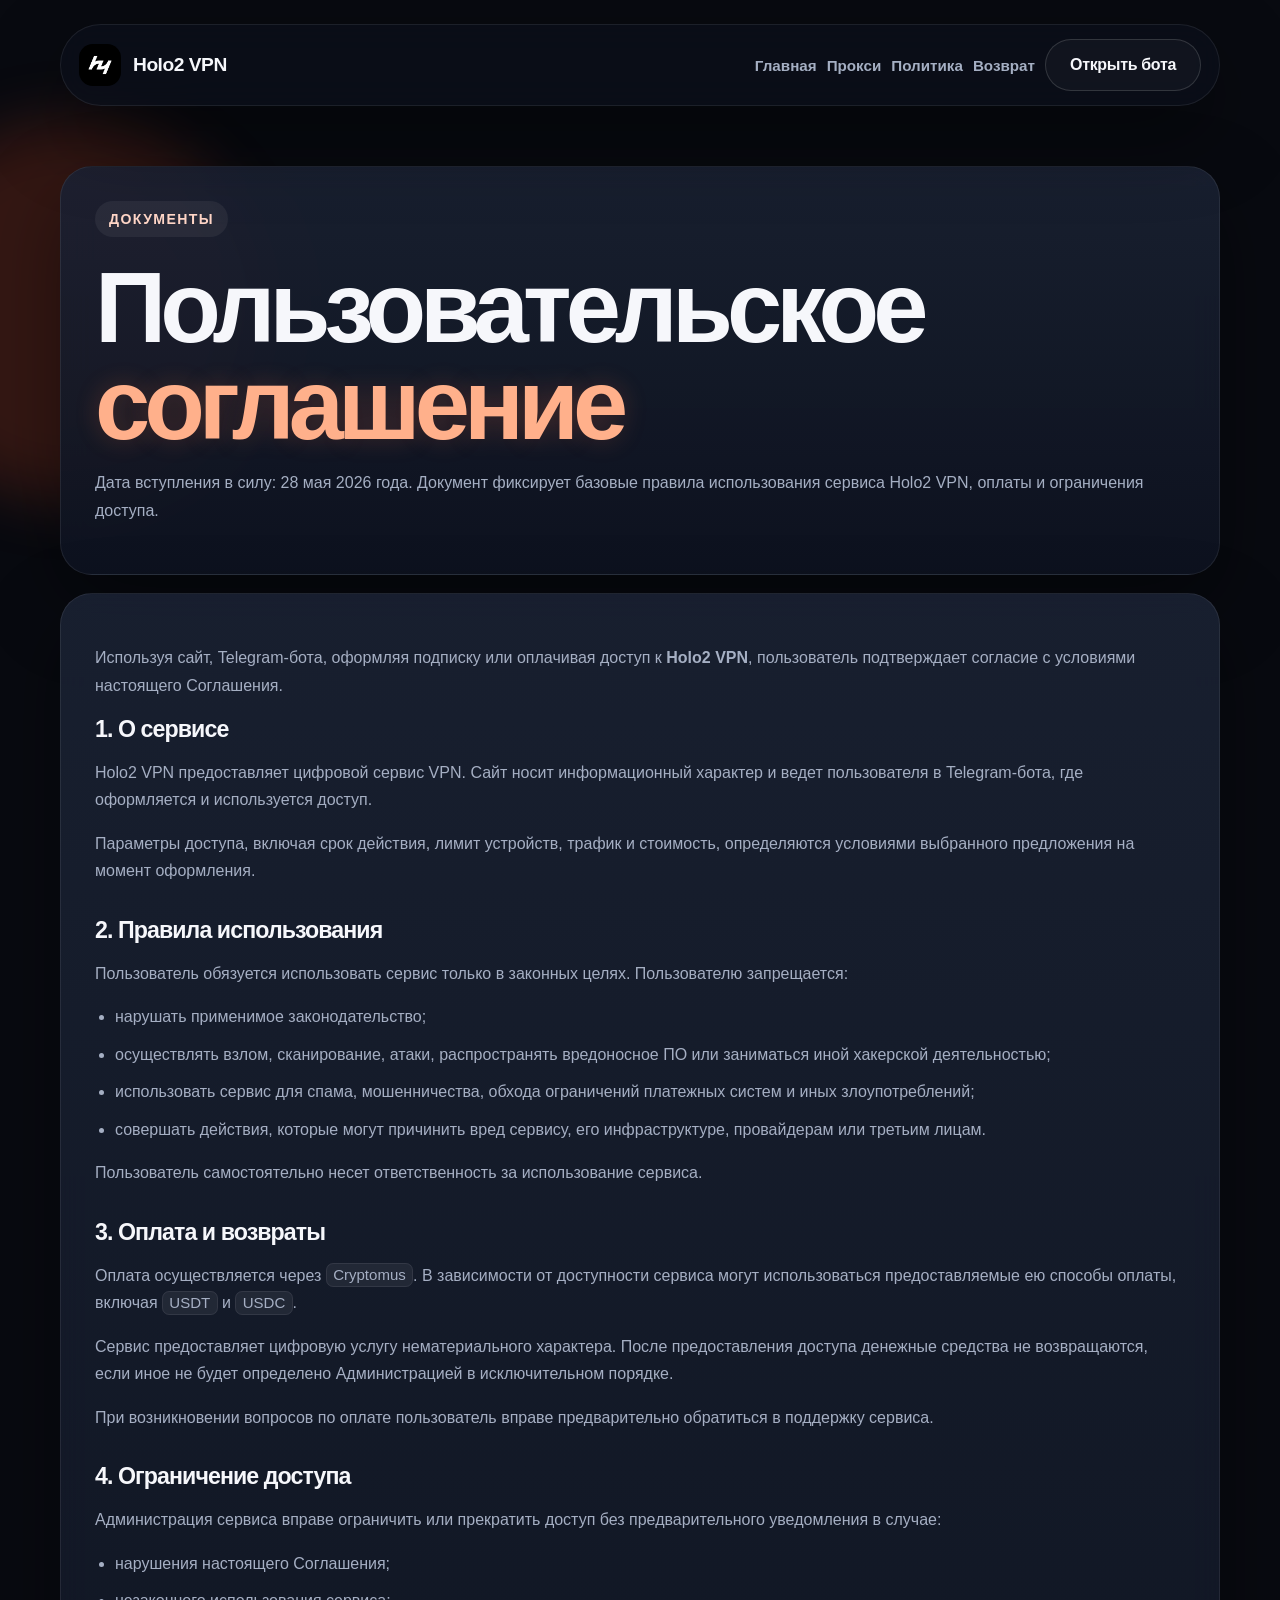
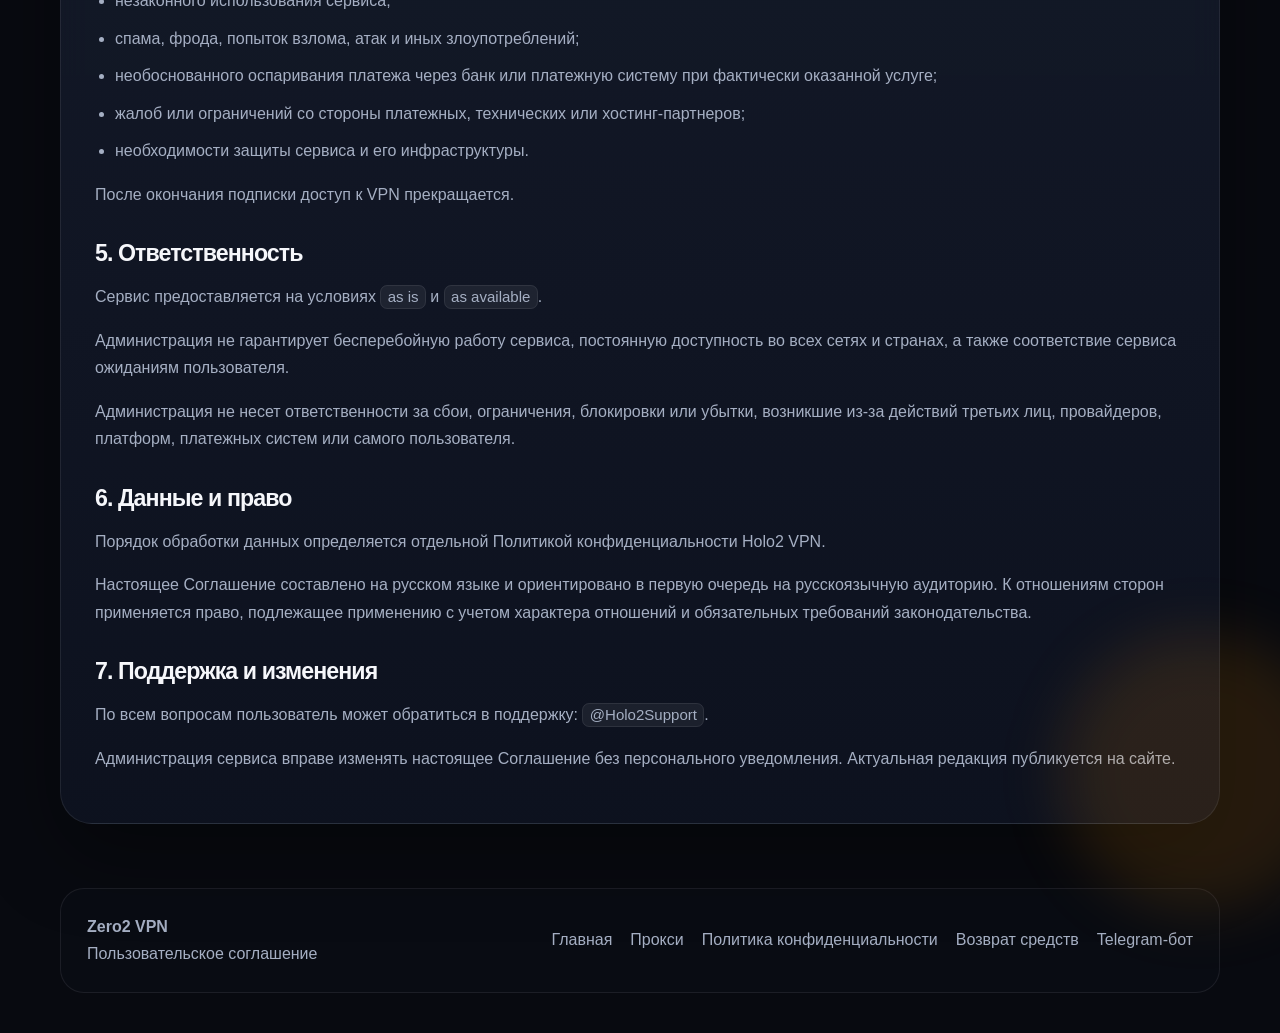
<file: terms.html>
﻿<!doctype html>
<html lang="ru">
  <head>
    <meta charset="UTF-8">
    <meta name="viewport" content="width=device-width, initial-scale=1.0, viewport-fit=cover">
    <title>Пользовательское соглашение — Holo2 VPN</title>
    <meta name="description" content="Пользовательское соглашение Zero2 VPN: правила использования сервиса, оплаты, возвратов и ограничения доступа.">
    <link rel="preconnect" href="https://fonts.googleapis.com">
    <link rel="preconnect" href="https://fonts.gstatic.com" crossorigin="">
    <link href="css2?family=Manrope:wght@500;700;800&display=swap" rel="stylesheet">
    <link rel="icon" href="logo.png">
    <link rel="stylesheet" href="styles.css">
  </head>
  <body>
    <div class="page-shell">
      <header class="site-header">
        <div class="container">
          <div class="header-bar">
            <a class="brand" href="index.htm" data-local-href="index.html" aria-label="Holo2 VPN">
              <img src="logo.png" data-local-src="logo.png" alt="Логотип Holo2 VPN">
              <span class="brand-name">Holo2 VPN</span>
            </a>
            <div class="desktop-nav">
              <a class="nav-link" href="index.htm" data-local-href="index.html">Главная</a>
              <a class="nav-link" href="proxy.html" data-local-href="proxy.html">Прокси</a>
              <a class="nav-link" href="privacy.html" data-local-href="privacy.html">Политика</a>
              <a class="nav-link" href="refund-policy.html" data-local-href="refund-policy.html">Возврат</a>
              <a class="button-secondary" href="https://t.me/holo2vpnbot" target="_blank" rel="noreferrer">
                Открыть бота
              </a>
            </div>
            <details class="menu">
              <summary class="menu-toggle" aria-label="Открыть меню">
                <span class="menu-icon"><span></span></span>
              </summary>
              <nav class="menu-panel" aria-label="Основное меню">
                <a class="menu-link" href="index.htm" data-local-href="index.html">Главная</a>
                <a class="menu-link" href="proxy.html" data-local-href="proxy.html">Прокси для Telegram</a>
                <a class="menu-link" href="privacy.html" data-local-href="privacy.html">Политика конфиденциальности</a>
                <a class="menu-link" href="refund-policy.html" data-local-href="refund-policy.html">Политика возврата</a>
                <a class="menu-link" href="terms.html" data-local-href="terms.html">Пользовательское соглашение</a>
                <a class="button-secondary" href="https://t.me/holo2vpnbot" target="_blank" rel="noreferrer">
                  Открыть бота
                </a>
              </nav>
            </details>
          </div>
        </div>
      </header>

      <main>
        <section class="legal-hero">
          <div class="container">
            <div class="panel">
              <span class="eyebrow">Документы</span>
              <h1>
                Пользовательское
                <span class="accent">соглашение</span>
              </h1>
              <p>
                Дата вступления в силу: 28 мая 2026 года. Документ фиксирует базовые
                правила использования сервиса Holo2 VPN, оплаты и ограничения доступа.
              </p>
            </div>
          </div>
        </section>

        <section class="legal-content">
          <div class="container">
            <article class="panel">
              <p>
                Используя сайт, Telegram-бота, оформляя подписку или оплачивая доступ к
                <strong>Holo2 VPN</strong>, пользователь подтверждает согласие с
                условиями настоящего Соглашения.
              </p>

              <h2>1. О сервисе</h2>
              <p>
                Holo2 VPN предоставляет цифровой сервис VPN. Сайт носит информационный
                характер и ведет пользователя в Telegram-бота, где оформляется и
                используется доступ.
              </p>
              <p>
                Параметры доступа, включая срок действия, лимит устройств, трафик и
                стоимость, определяются условиями выбранного предложения на момент
                оформления.
              </p>

              <h2>2. Правила использования</h2>
              <p>Пользователь обязуется использовать сервис только в законных целях. Пользователю запрещается:</p>
              <ul>
                <li>нарушать применимое законодательство;</li>
                <li>осуществлять взлом, сканирование, атаки, распространять вредоносное ПО или заниматься иной хакерской деятельностью;</li>
                <li>использовать сервис для спама, мошенничества, обхода ограничений платежных систем и иных злоупотреблений;</li>
                <li>совершать действия, которые могут причинить вред сервису, его инфраструктуре, провайдерам или третьим лицам.</li>
              </ul>
              <p>Пользователь самостоятельно несет ответственность за использование сервиса.</p>

              <h2>3. Оплата и возвраты</h2>
              <p>
                Оплата осуществляется через <code>Cryptomus</code>. В зависимости от
                доступности сервиса могут использоваться предоставляемые ею способы
                оплаты, включая <code>USDT</code> и <code>USDC</code>.
              </p>
              <p>
                Сервис предоставляет цифровую услугу нематериального характера. После
                предоставления доступа денежные средства не возвращаются, если иное не
                будет определено Администрацией в исключительном порядке.
              </p>
              <p>
                При возникновении вопросов по оплате пользователь вправе
                предварительно обратиться в поддержку сервиса.
              </p>

              <h2>4. Ограничение доступа</h2>
              <p>
                Администрация сервиса вправе ограничить или прекратить доступ без
                предварительного уведомления в случае:
              </p>
              <ul>
                <li>нарушения настоящего Соглашения;</li>
                <li>незаконного использования сервиса;</li>
                <li>спама, фрода, попыток взлома, атак и иных злоупотреблений;</li>
                <li>необоснованного оспаривания платежа через банк или платежную систему при фактически оказанной услуге;</li>
                <li>жалоб или ограничений со стороны платежных, технических или хостинг-партнеров;</li>
                <li>необходимости защиты сервиса и его инфраструктуры.</li>
              </ul>
              <p>После окончания подписки доступ к VPN прекращается.</p>

              <h2>5. Ответственность</h2>
              <p>Сервис предоставляется на условиях <code>as is</code> и <code>as available</code>.</p>
              <p>
                Администрация не гарантирует бесперебойную работу сервиса, постоянную
                доступность во всех сетях и странах, а также соответствие сервиса
                ожиданиям пользователя.
              </p>
              <p>
                Администрация не несет ответственности за сбои, ограничения,
                блокировки или убытки, возникшие из-за действий третьих лиц,
                провайдеров, платформ, платежных систем или самого пользователя.
              </p>

              <h2>6. Данные и право</h2>
              <p>
                Порядок обработки данных определяется отдельной
                <a href="privacy.html" data-local-href="privacy.html">Политикой конфиденциальности Holo2 VPN</a>.
              </p>
              <p>
                Настоящее Соглашение составлено на русском языке и ориентировано в
                первую очередь на русскоязычную аудиторию. К отношениям сторон
                применяется право, подлежащее применению с учетом характера отношений и
                обязательных требований законодательства.
              </p>

              <h2>7. Поддержка и изменения</h2>
              <p>
                По всем вопросам пользователь может обратиться в поддержку:
                <a href="https://t.me/Holo2Support" target="_blank" rel="noreferrer"><code>@Holo2Support</code></a>.
              </p>
              <p>
                Администрация сервиса вправе изменять настоящее Соглашение без
                персонального уведомления. Актуальная редакция публикуется на сайте.
              </p>
            </article>
          </div>
        </section>
      </main>

      <footer class="site-footer">
        <div class="container">
          <div class="footer-bar">
            <div>
              <strong>Zero2 VPN</strong>
              <div class="muted">Пользовательское соглашение</div>
            </div>
            <nav class="footer-links" aria-label="Ссылки в подвале">
              <a href="index.htm" data-local-href="index.html">Главная</a>
              <a href="proxy.html" data-local-href="proxy.html">Прокси</a>
              <a href="privacy.html" data-local-href="privacy.html">Политика конфиденциальности</a>
              <a href="refund-policy.html" data-local-href="refund-policy.html">Возврат средств</a>
              <a href="https://t.me/holo2vpnbot" target="_blank" rel="noreferrer">Telegram-бот</a>
            </nav>
          </div>
        </div>
      </footer>
    </div>
    <script>
      (function () {
        if (location.protocol !== "file:") return;
        document.querySelectorAll("[data-local-href]").forEach(function (node) {
          node.setAttribute("href", node.getAttribute("data-local-href"));
        });
        document.querySelectorAll("[data-local-src]").forEach(function (node) {
          node.setAttribute("src", node.getAttribute("data-local-src"));
        });
      })();
    </script>
  </body>
</html>
</file>
<file: styles.css>
:root {
  --bg: #090b12;
  --bg-soft: #111524;
  --panel: rgba(18, 24, 39, 0.78);
  --panel-strong: rgba(24, 31, 49, 0.92);
  --line: rgba(255, 255, 255, 0.08);
  --line-strong: rgba(255, 255, 255, 0.14);
  --text: #f6f7fb;
  --muted: #a5afc3;
  --accent: #ff5a1f;
  --accent-strong: #ff7b1d;
  --accent-soft: rgba(255, 113, 47, 0.18);
  --accent-glow: rgba(255, 91, 31, 0.32);
  --success: #69f0b7;
  --shadow: 0 30px 80px rgba(0, 0, 0, 0.38);
  --radius-xl: 32px;
  --radius-lg: 24px;
  --radius-md: 18px;
  --radius-sm: 14px;
  --container: 1160px;
}

*,
*::before,
*::after {
  box-sizing: border-box;
}

html {
  scroll-behavior: smooth;
  min-width: 320px;
  min-height: 100%;
  background-color: #080a10;
  background:
    radial-gradient(circle at 20% -18%, rgba(255, 97, 34, 0.28), transparent 36%),
    radial-gradient(circle at 88% -8%, rgba(255, 157, 0, 0.16), transparent 30%),
    linear-gradient(180deg, #0b0d14 0%, #080a10 48%, #080a10 100%);
}

body {
  margin: 0;
  min-width: 320px;
  min-height: 100vh;
  font-family: "Manrope", "Segoe UI", sans-serif;
  color: var(--text);
  background-color: #080a10;
}

/* Фиксированный фон закрывает белый canvas браузера на desktop и iOS. */
body::before {
  content: "";
  position: fixed;
  inset: -96px 0;
  z-index: -2;
  pointer-events: none;
  background-color: #080a10;
  background:
    radial-gradient(circle at 20% 0%, rgba(255, 97, 34, 0.26), transparent 34%),
    radial-gradient(circle at 88% 8%, rgba(255, 157, 0, 0.14), transparent 28%),
    linear-gradient(180deg, #0b0d14 0%, #080a10 100%);
}

/* Сетка осталась отдельным слоем, чтобы не ломать основной фон. */
body::after {
  content: "";
  position: fixed;
  inset: 0;
  z-index: -1;
  pointer-events: none;
  background-image:
    linear-gradient(rgba(255, 255, 255, 0.04) 1px, transparent 1px),
    linear-gradient(90deg, rgba(255, 255, 255, 0.04) 1px, transparent 1px);
  background-size: 52px 52px;
  mask-image: linear-gradient(180deg, rgba(0, 0, 0, 0.9), transparent 92%);
  opacity: 0.45;
}

a {
  color: inherit;
  text-decoration: none;
}

code {
  padding: 0.16em 0.42em;
  border-radius: 0.45rem;
  background: rgba(255, 255, 255, 0.06);
  border: 1px solid rgba(255, 255, 255, 0.08);
  font-family: "Manrope", "Segoe UI", sans-serif;
  font-size: 0.94em;
}

img {
  max-width: 100%;
  display: block;
}

.page-shell {
  position: relative;
  z-index: 0;
  min-height: 100vh;
  background: transparent;
  overflow-x: hidden;
}

.page-shell::before,
.page-shell::after {
  content: "";
  position: absolute;
  border-radius: 999px;
  filter: blur(30px);
  pointer-events: none;
}

.page-shell::before {
  width: 380px;
  height: 380px;
  top: 120px;
  left: -120px;
  background: rgba(255, 87, 34, 0.18);
}

.page-shell::after {
  width: 280px;
  height: 280px;
  right: -60px;
  bottom: 120px;
  background: rgba(255, 145, 0, 0.12);
}

.container {
  width: min(calc(100% - 32px), var(--container));
  margin: 0 auto;
}

.site-header {
  padding: 24px 0 18px;
  position: relative;
  z-index: 40;
}

.header-bar {
  display: flex;
  align-items: center;
  justify-content: space-between;
  gap: 20px;
  padding: 14px 18px;
  background: rgba(12, 16, 27, 0.72);
  border: 1px solid var(--line);
  border-radius: 999px;
  backdrop-filter: blur(16px);
  box-shadow: var(--shadow);
}

.brand {
  display: inline-flex;
  align-items: center;
  gap: 12px;
  font-weight: 800;
  letter-spacing: -0.03em;
}

.brand img {
  width: 42px;
  height: 42px;
  border-radius: 14px;
}

.brand-name {
  font-size: 1.2rem;
}

.brand-dot {
  width: 8px;
  height: 8px;
  border-radius: 50%;
  background: var(--success);
  box-shadow: 0 0 18px rgba(105, 240, 183, 0.8);
}

.desktop-nav {
  display: flex;
  align-items: center;
  gap: 10px;
  min-width: 0;
  flex-wrap: wrap;
  justify-content: flex-end;
}

.brand-badge {
  display: inline-flex;
  align-items: center;
  gap: 8px;
  padding: 8px 12px;
  border-radius: 999px;
  background: rgba(255, 255, 255, 0.05);
  color: var(--muted);
  font-size: 0.92rem;
  font-weight: 700;
}

.nav-link {
  color: var(--muted);
  font-weight: 700;
  font-size: 0.95rem;
}

.nav-link:hover,
.nav-link:focus-visible {
  color: var(--text);
}

.menu {
  position: relative;
  display: none;
}

.menu-toggle {
  list-style: none;
  display: inline-flex;
  align-items: center;
  justify-content: center;
  width: 52px;
  height: 52px;
  border-radius: 16px;
  border: 1px solid var(--line-strong);
  background: rgba(255, 255, 255, 0.04);
  cursor: pointer;
}

.menu-toggle::-webkit-details-marker {
  display: none;
}

.menu-toggle:hover,
.menu-toggle:focus-visible {
  background: rgba(255, 255, 255, 0.08);
}

.menu-icon {
  position: relative;
  width: 20px;
  height: 14px;
}

.menu-icon::before,
.menu-icon::after,
.menu-icon span {
  content: "";
  position: absolute;
  left: 0;
  width: 20px;
  height: 2px;
  border-radius: 999px;
  background: var(--text);
  transition:
    transform 180ms ease,
    opacity 180ms ease;
}

.menu-icon::before {
  top: 0;
}

.menu-icon span {
  top: 6px;
}

.menu-icon::after {
  top: 12px;
}

.menu[open] .menu-icon::before {
  transform: translateY(6px) rotate(45deg);
}

.menu[open] .menu-icon span {
  opacity: 0;
}

.menu[open] .menu-icon::after {
  transform: translateY(-6px) rotate(-45deg);
}

.menu-panel {
  position: absolute;
  top: calc(100% + 12px);
  right: 0;
  width: min(280px, calc(100vw - 32px));
  padding: 14px;
  display: grid;
  gap: 10px;
  background: rgba(12, 16, 27, 0.96);
  border: 1px solid var(--line);
  border-radius: 22px;
  box-shadow: var(--shadow);
  backdrop-filter: blur(20px);
  z-index: 80;
}

.menu-link {
  display: flex;
  align-items: center;
  justify-content: space-between;
  gap: 12px;
  min-height: 46px;
  padding: 0 14px;
  border-radius: 14px;
  color: var(--muted);
  font-weight: 700;
  background: rgba(255, 255, 255, 0.03);
  border: 1px solid rgba(255, 255, 255, 0.06);
}

.menu-link:hover,
.menu-link:focus-visible {
  color: var(--text);
  background-color: #080a10;
  background: rgba(255, 255, 255, 0.06);
}

.menu-link,
.button,
.button-secondary {
  transition:
    transform 180ms ease,
    background-color 180ms ease,
    border-color 180ms ease,
    color 180ms ease,
    box-shadow 180ms ease;
}

.button,
.button-secondary {
  display: inline-flex;
  align-items: center;
  justify-content: center;
  gap: 10px;
  border-radius: 999px;
  padding: 16px 24px;
  font-weight: 800;
  letter-spacing: -0.02em;
}

.button {
  background: linear-gradient(135deg, var(--accent) 0%, var(--accent-strong) 100%);
  color: #fff8f3;
  box-shadow: 0 18px 45px rgba(255, 87, 34, 0.32);
}

.button:hover,
.button:focus-visible,
.button-secondary:hover,
.button-secondary:focus-visible {
  transform: translateY(-1px);
}

.button-secondary {
  border: 1px solid var(--line-strong);
  background: rgba(255, 255, 255, 0.03);
  color: var(--text);
}

.hero {
  padding: 34px 0 24px;
}

.hero-grid {
  display: grid;
  grid-template-columns: minmax(0, 1.1fr) minmax(320px, 0.9fr);
  gap: 28px;
  align-items: start;
}

.panel {
  position: relative;
  background: linear-gradient(180deg, rgba(27, 34, 52, 0.88), rgba(14, 19, 32, 0.92));
  border: 1px solid var(--line);
  border-radius: var(--radius-xl);
  box-shadow: var(--shadow);
  backdrop-filter: blur(16px);
}

.hero-copy {
  padding: 46px;
}

.eyebrow {
  display: inline-flex;
  align-items: center;
  gap: 10px;
  padding: 10px 14px;
  border-radius: 999px;
  background: rgba(255, 255, 255, 0.06);
  color: #ffd6c7;
  font-size: 0.88rem;
  font-weight: 800;
  text-transform: uppercase;
  letter-spacing: 0.1em;
}

.hero h1,
.legal-hero h1 {
  margin: 22px 0 16px;
  font-size: clamp(3.1rem, 8vw, 6.2rem);
  line-height: 0.98;
  letter-spacing: -0.06em;
  word-break: normal;
  overflow-wrap: normal;
}

.hero h1 .accent,
.legal-hero h1 .accent,
.section-title .accent {
  color: #ffb08b;
  text-shadow: 0 0 24px rgba(255, 118, 63, 0.22);
}

.hero-text,
.lead,
.legal-hero p,
.card p,
.legal-content p,
.legal-content li,
.site-footer {
  color: var(--muted);
  line-height: 1.72;
}

.hero-text {
  max-width: 44rem;
  font-size: 1.08rem;
}

.legal-hero p,
.legal-content p,
.legal-content li {
  word-break: normal;
  overflow-wrap: break-word;
}

.hero-actions {
  display: flex;
  flex-wrap: wrap;
  gap: 14px;
  margin-top: 28px;
}

.hero-tags {
  display: flex;
  flex-wrap: wrap;
  gap: 12px;
  margin-top: 24px;
}

.hero-tags span {
  padding: 12px 16px;
  border-radius: 999px;
  border: 1px solid var(--line);
  background: rgba(255, 255, 255, 0.04);
  color: #d7deef;
  font-weight: 700;
}

.hero-side {
  padding: 26px;
  display: flex;
  flex-direction: column;
  justify-content: flex-start;
  gap: 18px;
  overflow: hidden;
  align-self: start;
}

.hero-side::before {
  content: "";
  position: absolute;
  inset: 0;
  background:
    linear-gradient(155deg, rgba(255, 114, 49, 0.14), transparent 42%),
    radial-gradient(circle at bottom right, rgba(255, 174, 0, 0.18), transparent 36%);
  pointer-events: none;
}

.status-card {
  position: relative;
  padding: 24px;
  border-radius: var(--radius-lg);
  background: rgba(255, 255, 255, 0.04);
  border: 1px solid rgba(255, 255, 255, 0.09);
}

.status-card strong {
  display: block;
  font-size: 1.7rem;
  letter-spacing: -0.05em;
  margin-top: 4px;
}

.status-card small {
  color: var(--muted);
  font-weight: 700;
  text-transform: uppercase;
  letter-spacing: 0.08em;
}

.metric-grid {
  position: relative;
  display: grid;
  grid-template-columns: repeat(2, minmax(0, 1fr));
  gap: 14px;
}

.metric {
  padding: 20px;
  border-radius: var(--radius-md);
  background: rgba(9, 12, 22, 0.55);
  border: 1px solid rgba(255, 255, 255, 0.06);
  min-width: 0;
}

.metric .value {
  display: block;
  margin-top: 8px;
  font-size: clamp(1.15rem, 3vw, 1.5rem);
  font-weight: 800;
  letter-spacing: -0.04em;
  overflow-wrap: anywhere;
}

.metric .label {
  color: var(--muted);
  font-size: 0.9rem;
  font-weight: 700;
}

.section {
  padding: 26px 0;
}

.section-head {
  display: flex;
  align-items: end;
  justify-content: space-between;
  gap: 20px;
  margin-bottom: 18px;
}

.section-title {
  margin: 0;
  font-size: clamp(2rem, 4vw, 3rem);
  letter-spacing: -0.05em;
}

.lead {
  margin: 0;
  max-width: 42rem;
}

.cards-grid {
  display: grid;
  grid-template-columns: repeat(3, minmax(0, 1fr));
  gap: 18px;
}

.card {
  padding: 28px;
}

.card-icon {
  width: 52px;
  height: 52px;
  display: grid;
  place-items: center;
  border-radius: 16px;
  background: linear-gradient(135deg, rgba(255, 104, 49, 0.22), rgba(255, 170, 0, 0.18));
  border: 1px solid rgba(255, 255, 255, 0.08);
  font-weight: 900;
  color: #ffd3bf;
}

.card h3 {
  margin: 18px 0 10px;
  font-size: 1.3rem;
  letter-spacing: -0.04em;
}

.steps-grid {
  display: grid;
  grid-template-columns: repeat(3, minmax(0, 1fr));
  gap: 18px;
}

.step-card {
  padding: 28px;
}

.step-index {
  width: 42px;
  height: 42px;
  display: inline-grid;
  place-items: center;
  border-radius: 14px;
  background: rgba(255, 255, 255, 0.06);
  color: #ffd8ca;
  font-weight: 900;
}

.step-card h3 {
  margin: 16px 0 10px;
  font-size: 1.24rem;
  letter-spacing: -0.04em;
}

.cta-block {
  padding: 36px;
  display: flex;
  align-items: center;
  justify-content: space-between;
  gap: 22px;
  background:
    linear-gradient(135deg, rgba(255, 96, 32, 0.22), rgba(255, 166, 0, 0.12)),
    linear-gradient(180deg, rgba(21, 27, 42, 0.94), rgba(11, 16, 27, 0.96));
}

.cta-block h2 {
  margin: 0 0 8px;
  font-size: clamp(1.9rem, 4vw, 2.8rem);
  letter-spacing: -0.05em;
}

.cta-block p {
  margin: 0;
  max-width: 34rem;
  color: #d0d8eb;
}

.site-footer {
  padding: 28px 0 40px;
}

.footer-bar {
  display: flex;
  align-items: center;
  justify-content: space-between;
  gap: 18px;
  padding: 24px 26px;
  background: rgba(10, 13, 22, 0.7);
  border: 1px solid var(--line);
  border-radius: 24px;
}

.footer-links {
  display: flex;
  flex-wrap: wrap;
  gap: 18px;
}

.footer-links a:hover,
.footer-links a:focus-visible {
  color: var(--text);
}

.legal-hero {
  padding: 42px 0 18px;
}

.legal-hero .panel {
  padding: 34px;
}

.legal-content {
  padding: 0 0 36px;
}

.legal-content .panel {
  padding: 34px;
}

.legal-content h2 {
  margin: 32px 0 14px;
  font-size: 1.45rem;
  letter-spacing: -0.04em;
}

.legal-content h2:first-of-type {
  margin-top: 0;
}

.legal-content ul {
  margin: 14px 0 0;
  padding-left: 20px;
}

.legal-content li + li {
  margin-top: 10px;
}

.muted {
  color: var(--muted);
}

@media (max-width: 980px) {
  .hero-grid,
  .cards-grid,
  .steps-grid {
    grid-template-columns: 1fr;
  }

  .cta-block,
  .footer-bar,
  .section-head {
    align-items: start;
    flex-direction: column;
  }
}

@media (max-width: 720px) {
  .site-header {
    padding: 18px 0 16px;
  }

  .header-bar {
    padding: 14px 16px;
    border-radius: 22px;
  }

  .brand {
    justify-content: flex-start;
  }

  .desktop-nav {
    display: none;
  }

  .menu {
    display: block;
  }

  .hero-copy,
  .hero-side,
  .card,
  .step-card,
  .cta-block,
  .legal-hero .panel,
  .legal-content .panel {
    padding: 22px;
  }

  .hero h1,
  .legal-hero h1 {
    font-size: clamp(2rem, 10vw, 3.2rem);
    line-height: 1;
    letter-spacing: -0.05em;
  }

  .legal-hero h1 {
    font-size: clamp(1.45rem, 7.1vw, 2.15rem);
    line-height: 1.08;
    letter-spacing: -0.03em;
  }

  .legal-hero h1 .accent {
    display: block;
    max-width: 100%;
  }

  .hero-text {
    font-size: 1rem;
  }

  .metric-grid {
    grid-template-columns: 1fr;
  }

  .button,
  .button-secondary {
    width: 100%;
  }

  .hero-tags span,
  code {
    overflow-wrap: anywhere;
  }
}

.proxy-root {
  background-color: #06111f;
  background:
    radial-gradient(circle at 18% -10%, rgba(61, 193, 255, 0.18), transparent 34%),
    radial-gradient(circle at 88% 0%, rgba(63, 133, 255, 0.16), transparent 28%),
    linear-gradient(180deg, #06111f 0%, #09121d 44%, #0b131c 100%);
}

.proxy-page {
  background-color: #06111f;
}

.proxy-page::before {
  content: "";
  position: fixed;
  inset: -96px 0;
  z-index: -2;
  pointer-events: none;
  background-color: #06111f;
  background:
    radial-gradient(circle at 18% 2%, rgba(72, 136, 255, 0.16), transparent 30%),
    radial-gradient(circle at 86% 10%, rgba(66, 168, 255, 0.12), transparent 24%),
    linear-gradient(180deg, #06111f 0%, #0b131c 100%);
}

.proxy-page::after {
  content: "";
  position: fixed;
  inset: 0;
  z-index: -1;
  pointer-events: none;
  background-image:
    linear-gradient(rgba(255, 255, 255, 0.04) 1px, transparent 1px),
    linear-gradient(90deg, rgba(255, 255, 255, 0.04) 1px, transparent 1px);
  background-size: 52px 52px;
  mask-image: linear-gradient(180deg, rgba(0, 0, 0, 0.9), transparent 92%);
  opacity: 0.45;
}

.proxy-page .page-shell::before {
  width: 420px;
  height: 420px;
  top: 140px;
  left: -140px;
  background: rgba(47, 92, 201, 0.14);
}

.proxy-page .page-shell::after {
  width: 320px;
  height: 320px;
  right: -80px;
  bottom: 160px;
  background: rgba(58, 203, 255, 0.1);
}

.proxy-page .header-bar,
.proxy-page .footer-bar {
  background: rgba(7, 18, 31, 0.82);
}

.proxy-page .panel {
  background: linear-gradient(180deg, rgba(12, 25, 42, 0.96), rgba(9, 17, 29, 0.96));
}

.proxy-page .button {
  background: linear-gradient(135deg, #22a3ff 0%, #4ad8ff 100%);
  color: #021019;
  box-shadow: 0 18px 45px rgba(43, 165, 255, 0.28);
}

.proxy-page .button-secondary {
  background: rgba(255, 255, 255, 0.03);
  border-color: rgba(110, 194, 255, 0.22);
}

.proxy-page code {
  background: rgba(255, 255, 255, 0.04);
  border-color: rgba(255, 255, 255, 0.06);
}

.proxy-main {
  padding-bottom: 34px;
}

.proxy-stage {
  padding: 36px 0 18px;
}

.proxy-hero-panel {
  padding: 54px 54px 30px;
  overflow: hidden;
}

.proxy-hero-panel::before {
  content: "";
  position: absolute;
  inset: 0;
  background:
    linear-gradient(135deg, rgba(79, 170, 255, 0.08), transparent 42%),
    radial-gradient(circle at top right, rgba(83, 125, 232, 0.12), transparent 32%);
  pointer-events: none;
}

.proxy-hero-copy,
.proxy-hero-line {
  position: relative;
  z-index: 1;
}

.proxy-hero-copy {
  max-width: 760px;
}

.proxy-kicker {
  display: inline-flex;
  align-items: center;
  min-height: 38px;
  padding: 0 14px;
  border-radius: 999px;
  background: rgba(79, 170, 255, 0.12);
  border: 1px solid rgba(110, 194, 255, 0.18);
  color: #d6efff;
  font-size: 0.82rem;
  font-weight: 800;
  letter-spacing: 0.1em;
  text-transform: uppercase;
}

.proxy-hero-copy h1 {
  margin: 22px 0 16px;
  font-size: clamp(3rem, 7vw, 5.6rem);
  line-height: 0.98;
  letter-spacing: -0.06em;
}

.proxy-hero-copy h1 span {
  display: block;
  color: #a8ddff;
}

.proxy-hero-copy p {
  margin: 0;
  max-width: 44rem;
  color: var(--muted);
  font-size: 1.08rem;
  line-height: 1.72;
}

.proxy-hero-actions {
  display: flex;
  flex-wrap: wrap;
  gap: 14px;
  margin-top: 30px;
}

.proxy-primary-action {
  min-width: 260px;
}

.proxy-hero-note {
  margin-top: 16px;
  color: var(--muted);
  line-height: 1.62;
}

.proxy-hero-line {
  display: grid;
  grid-template-columns: repeat(3, minmax(0, 1fr));
  gap: 16px;
  margin-top: 34px;
  padding-top: 24px;
  border-top: 1px solid rgba(255, 255, 255, 0.08);
}

.proxy-inline-metric {
  padding: 18px 20px;
  border-radius: 20px;
  background: rgba(255, 255, 255, 0.035);
  border: 1px solid rgba(110, 194, 255, 0.12);
}

.proxy-inline-metric span {
  display: block;
  color: var(--muted);
  font-size: 0.84rem;
  font-weight: 700;
  text-transform: uppercase;
  letter-spacing: 0.08em;
}

.proxy-inline-metric strong {
  display: block;
  margin-top: 8px;
  font-size: 1.2rem;
  font-weight: 800;
  letter-spacing: -0.03em;
  overflow-wrap: anywhere;
}

.proxy-section {
  padding: 22px 0;
}

.proxy-section-head {
  max-width: 720px;
  margin-bottom: 18px;
}

.proxy-section-head h2 {
  margin: 14px 0 10px;
  font-size: clamp(2rem, 4vw, 3rem);
  letter-spacing: -0.05em;
}

.proxy-section-head p {
  margin: 0;
  color: var(--muted);
  line-height: 1.72;
}

.proxy-manual-grid {
  display: grid;
  grid-template-columns: repeat(2, minmax(0, 1fr));
  gap: 18px;
}

.proxy-manual-card {
  padding: 28px;
  background:
    linear-gradient(180deg, rgba(79, 170, 255, 0.04), rgba(255, 255, 255, 0.02)),
    linear-gradient(180deg, rgba(12, 25, 42, 0.96), rgba(9, 17, 29, 0.96));
}

.proxy-manual-card-wide {
  grid-column: 1 / -1;
}

.proxy-manual-card span {
  display: block;
  color: var(--muted);
  font-size: 0.84rem;
  font-weight: 700;
  text-transform: uppercase;
  letter-spacing: 0.08em;
}

.proxy-manual-card strong {
  display: block;
  margin-top: 10px;
  font-size: clamp(1.4rem, 3vw, 1.9rem);
  font-weight: 800;
  letter-spacing: -0.04em;
  overflow-wrap: anywhere;
}

.proxy-manual-card code {
  display: block;
  margin-top: 10px;
  padding: 16px 18px;
  overflow-wrap: anywhere;
}

.proxy-steps-grid {
  display: grid;
  grid-template-columns: repeat(3, minmax(0, 1fr));
  gap: 18px;
}

.proxy-step-card {
  padding: 28px;
}

.proxy-step-number {
  width: 44px;
  height: 44px;
  display: inline-grid;
  place-items: center;
  border-radius: 14px;
  background: rgba(79, 170, 255, 0.14);
  color: #d8f1ff;
  font-weight: 900;
}

.proxy-step-card h3 {
  margin: 16px 0 10px;
  font-size: 1.22rem;
  letter-spacing: -0.04em;
}

.proxy-step-card p {
  margin: 0;
  color: var(--muted);
  line-height: 1.7;
}

.proxy-share-panel {
  display: flex;
  align-items: end;
  justify-content: space-between;
  gap: 24px;
  padding: 32px;
  background:
    linear-gradient(135deg, rgba(79, 170, 255, 0.1), rgba(83, 125, 232, 0.08)),
    linear-gradient(180deg, rgba(12, 25, 42, 0.96), rgba(9, 17, 29, 0.96));
}

.proxy-share-copy {
  max-width: 36rem;
}

.proxy-share-copy h2 {
  margin: 14px 0 10px;
  font-size: clamp(1.9rem, 4vw, 2.8rem);
  letter-spacing: -0.05em;
}

.proxy-share-copy p {
  margin: 0;
  color: var(--muted);
  line-height: 1.72;
}

.proxy-share-actions {
  width: min(100%, 420px);
  flex: 0 0 420px;
  display: grid;
  gap: 12px;
}

.proxy-share-url {
  padding: 18px 20px;
  border-radius: 20px;
  background: rgba(255, 255, 255, 0.035);
  border: 1px solid rgba(110, 194, 255, 0.12);
  font-size: 1.02rem;
  font-weight: 800;
  letter-spacing: -0.02em;
  overflow-wrap: anywhere;
}

.proxy-page .proxy-share-button {
  width: 100%;
  justify-content: center;
  font-family: "Manrope", "Segoe UI", sans-serif;
  font-size: 1rem;
  font-weight: 800;
  letter-spacing: 0;
  border-color: rgba(88, 174, 255, 0.54);
  background: linear-gradient(135deg, #1f78ff 0%, #35b6ff 100%);
  color: #eef8ff;
  box-shadow:
    inset 0 1px 0 rgba(255, 255, 255, 0.1),
    0 10px 24px rgba(35, 123, 255, 0.18);
}

.proxy-page .proxy-share-button:hover,
.proxy-page .proxy-share-button:focus-visible {
  background: linear-gradient(135deg, #1870f4 0%, #2daeff 100%);
  color: #eef9ff;
}

@media (max-width: 980px) {
  .proxy-hero-line,
  .proxy-manual-grid,
  .proxy-steps-grid {
    grid-template-columns: 1fr;
  }

  .proxy-share-panel {
    flex-direction: column;
    align-items: stretch;
  }

  .proxy-share-actions {
    width: 100%;
    flex-basis: auto;
  }
}

@media (max-width: 720px) {
  .proxy-hero-panel,
  .proxy-manual-card,
  .proxy-step-card,
  .proxy-share-panel {
    padding: 22px;
  }

  .proxy-hero-copy h1 {
    font-size: clamp(2.2rem, 10vw, 3.5rem);
    line-height: 1;
  }

  .proxy-kicker {
    min-height: 34px;
    padding: 0 12px;
    font-size: 0.74rem;
    letter-spacing: 0.08em;
  }

  .proxy-hero-copy p,
  .proxy-section-head p,
  .proxy-step-card p,
  .proxy-share-copy p,
  .proxy-hero-note {
    font-size: 0.98rem;
    line-height: 1.64;
  }

  .proxy-section-head h2,
  .proxy-share-copy h2 {
    font-size: clamp(1.6rem, 7vw, 2.15rem);
    line-height: 1.08;
  }

  .proxy-hero-actions .button,
  .proxy-hero-actions .button-secondary {
    width: 100%;
  }

  .proxy-primary-action {
    min-width: 0;
  }

  .proxy-hero-actions,
  .proxy-share-actions {
    gap: 10px;
  }

  .proxy-hero-line {
    margin-top: 24px;
    padding-top: 18px;
    gap: 12px;
  }

  .proxy-inline-metric,
  .proxy-share-url {
    padding: 16px;
    border-radius: 18px;
  }

  .proxy-manual-card strong,
  .proxy-inline-metric strong {
    font-size: 1.06rem;
    line-height: 1.3;
  }

  .proxy-manual-card code {
    padding: 14px;
    font-size: 0.92rem;
  }

  .proxy-step-card h3 {
    font-size: 1.08rem;
  }

  .proxy-hero-line,
  .proxy-manual-grid,
  .proxy-steps-grid {
    grid-template-columns: 1fr;
  }
}
</file>
